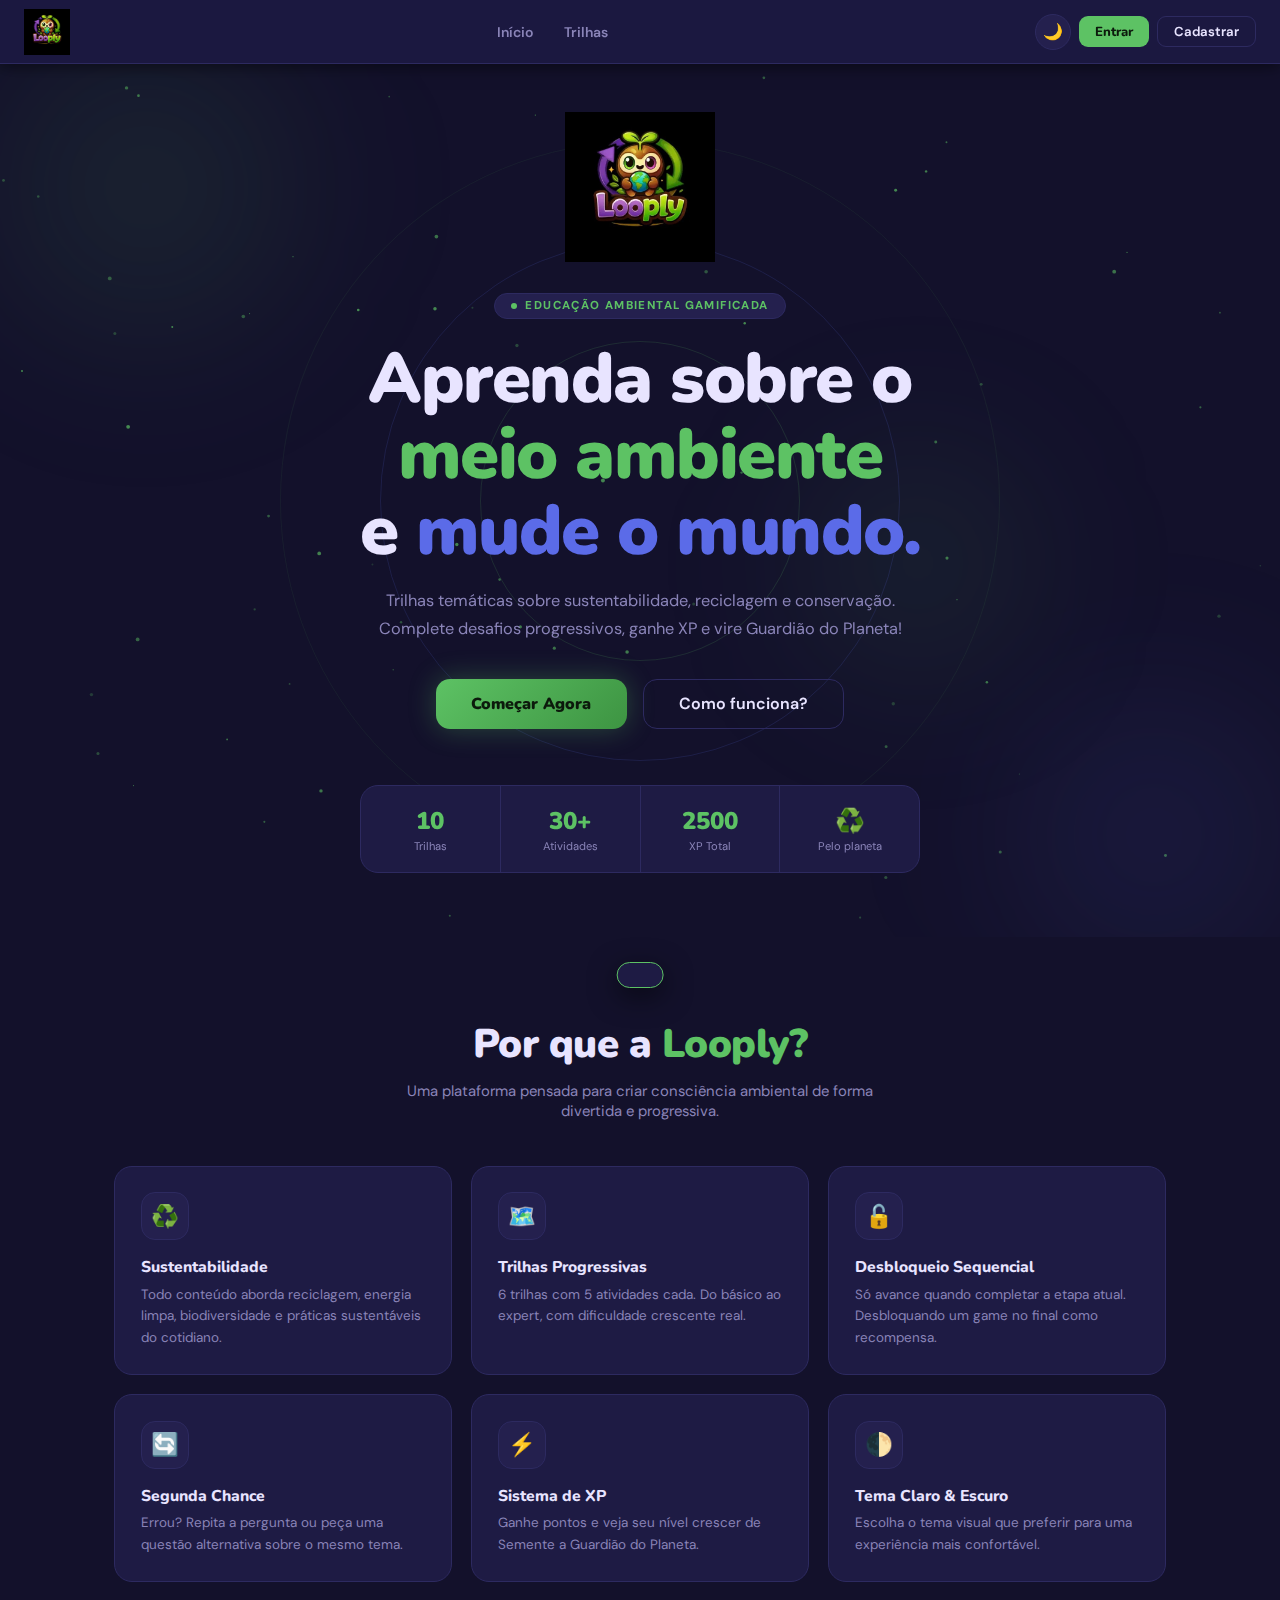
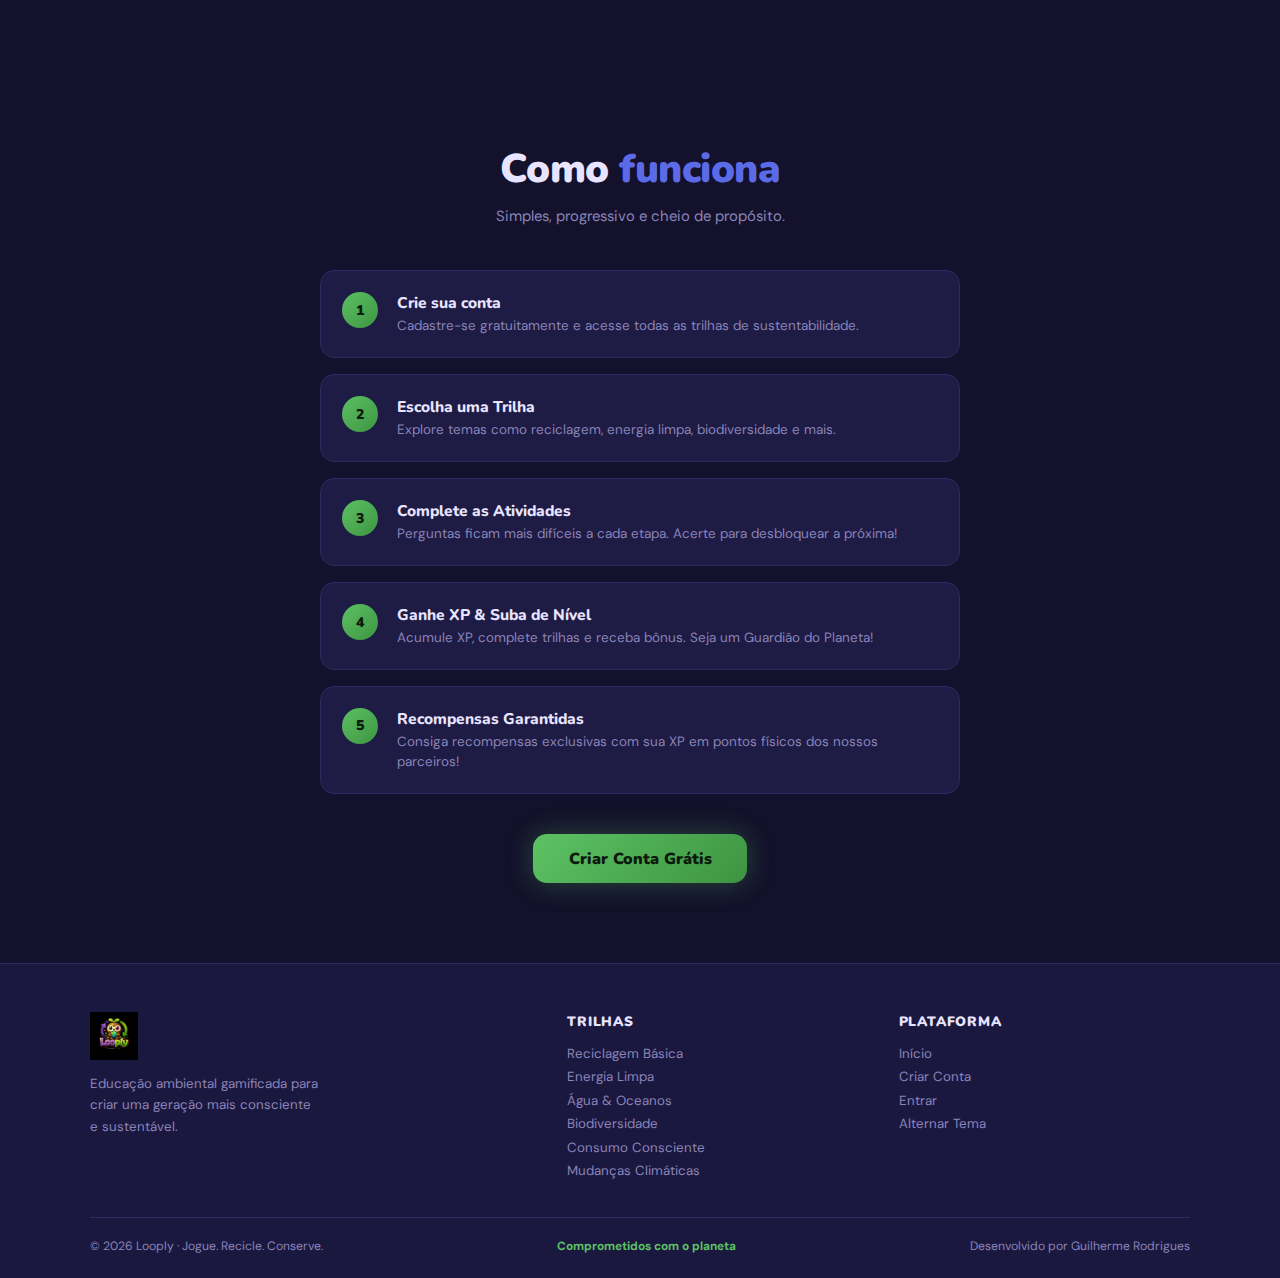
<file: looply/index.html>
<!DOCTYPE html>
<html lang="pt-BR" data-theme="dark">
<head>
<meta charset="UTF-8">
<meta name="viewport" content="width=device-width, initial-scale=1.0">
<title>Início - Looply</title>
<link rel="stylesheet" href="style.css">

</head>
<body>
<!-- NAV -->
<nav>
  <div class="nav-logo" onclick="goTo('landing')">
    <img class="logo-img" src="imgs/looply-logo.png" alt="Looply">
  </div>
  <div class="nav-links">
    <button class="nav-link" id="nl-home" onclick="goTo('landing')">Início</button>
    <button class="nav-link" id="nl-trails" onclick="reqTrails()">Trilhas</button>
    <button class="nav-link" id="nl-profile" style="display:none" onclick="goTo('profile')">Meu Perfil</button>
  </div>
  <div class="nav-right">
    <div class="xp-badge" id="xp-badge" style="display:none">
      <div class="xp-dot"></div><span id="xp-disp">0 XP</span>
    </div>
    <button class="theme-btn" id="tbtn" onclick="toggleTheme()">🌙</button>
    <button class="btn-sm" id="btn-login" onclick="openAuth('login')">Entrar</button>
    <button class="btn-outline" id="btn-signup" onclick="openAuth('signup')">Cadastrar</button>
    <button class="btn-sm" id="btn-logout" style="display:none" onclick="logout()">Sair</button>
    <button class="hamburger" id="hbg" onclick="toggleMenu()"><span></span><span></span><span></span></button>
  </div>
</nav>

<!-- MOBILE MENU -->
<div class="mob-menu" id="mob-menu">
  <button class="nav-link" onclick="goTo('landing');closeMenu()">🏠 Início</button>
  <button class="nav-link" onclick="reqTrails();closeMenu()">🌿 Trilhas</button>
  <button class="nav-link" id="ml-profile" style="display:none" onclick="goTo('profile');closeMenu()">👤 Meu Perfil</button>
  <div class="mob-divider"></div>
  <div class="mob-btns" id="m-auth">
    <button class="btn-outline" onclick="openAuth('login');closeMenu()">Entrar</button>
    <button class="btn-sm" onclick="openAuth('signup');closeMenu()">Cadastrar</button>
  </div>
  <div class="mob-btns" id="m-user" style="display:none">
    <div class="xp-badge"><div class="xp-dot"></div><span id="m-xp">0 XP</span></div>
    <button class="btn-outline" onclick="logout()">Sair</button>
  </div>
</div>

<!-- AUTH OVERLAY -->
<div class="overlay" id="auth-ov">
  <div class="modal">
    <button class="modal-x" onclick="closeAuth()">✕</button>
    <div class="modal-logo"><img class="logo-img" src="imgs/looply-logo.png" alt="Looply"></div>
    <div id="auth-content"></div>
  </div>
</div>

<!-- TOAST -->
<div class="toast" id="toast"></div>

<!-- LANDING -->
<div id="landing" style="padding-top:64px">
  <section class="hero">
    <canvas id="ptc"></canvas>
    <div class="hero-gfx">
      <div class="orb orb1"></div><div class="orb orb2"></div><div class="orb orb3"></div>
      <div class="gring gring1"></div><div class="gring gring2"></div><div class="gring gring3"></div>
    </div>
    <div class="hero-content">
      <div class="hero-logo-wrap"><img class="logo-img" src="imgs/looply-logo.png" alt="Looply"></div>
      <div class="eyebrow"><div class="dot2"></div>Educação Ambiental Gamificada</div>
      <h1>Aprenda sobre o<br><span class="g">meio ambiente</span><br>e <span class="b">mude o mundo.</span></h1>
      <p class="hero-sub">Trilhas temáticas sobre sustentabilidade, reciclagem e conservação. Complete desafios progressivos, ganhe XP e vire Guardião do Planeta!</p>
      <div class="hero-ctas">
        <button class="btn-primary" onclick="ctaStart()">Começar Agora</button>
        <button class="btn-secondary" onclick="document.getElementById('how-section').scrollIntoView({behavior:'smooth'})">Como funciona?</button>
      </div>
      <div class="stats-row">
        <div class="stat"><div class="stat-num">10</div><div class="stat-lbl">Trilhas</div></div>
        <div class="stat"><div class="stat-num">30+</div><div class="stat-lbl">Atividades</div></div>
        <div class="stat"><div class="stat-num">2500</div><div class="stat-lbl">XP Total</div></div>
        <div class="stat"><div class="stat-num">♻️</div><div class="stat-lbl">Pelo planeta</div></div>
      </div>
    </div>
  </section>

  <!-- FEATURES -->
  <div class="section">
    <div class="sec-hdr">
      <div class="sec-title">Por que a <span style="color:var(--green)">Looply?</span></div>
      <p class="sec-sub">Uma plataforma pensada para criar consciência ambiental de forma divertida e progressiva.</p>
    </div>
    <div class="feat-grid">
      <div class="feat-card"><div class="feat-ic">♻️</div><h3>Sustentabilidade</h3><p>Todo conteúdo aborda reciclagem, energia limpa, biodiversidade e práticas sustentáveis do cotidiano.</p></div>
      <div class="feat-card"><div class="feat-ic">🗺️</div><h3>Trilhas Progressivas</h3><p>6 trilhas com 5 atividades cada. Do básico ao expert, com dificuldade crescente real.</p></div>
      <div class="feat-card"><div class="feat-ic">🔓</div><h3>Desbloqueio Sequencial</h3><p>Só avance quando completar a etapa atual. Desbloquando um game no final como recompensa.</p></div>
      <div class="feat-card"><div class="feat-ic">🔄</div><h3>Segunda Chance</h3><p>Errou? Repita a pergunta ou peça uma questão alternativa sobre o mesmo tema.</p></div>
      <div class="feat-card"><div class="feat-ic">⚡</div><h3>Sistema de XP</h3><p>Ganhe pontos e veja seu nível crescer de Semente a Guardião do Planeta.</p></div>
      <div class="feat-card"><div class="feat-ic">🌓</div><h3>Tema Claro &amp; Escuro</h3><p>Escolha o tema visual que preferir para uma experiência mais confortável.</p></div>
    </div>
  </div>

  <!-- HOW IT WORKS -->
  <div class="section" id="how-section">
    <div class="sec-hdr">
      <div class="sec-title">Como <span style="color:var(--blue)">funciona</span></div>
      <p class="sec-sub">Simples, progressivo e cheio de propósito.</p>
    </div>
    <div class="how-wrap">
      <div class="steps">
        <div class="step"><div class="snum">1</div><div><h4>Crie sua conta</h4><p>Cadastre-se gratuitamente e acesse todas as trilhas de sustentabilidade.</p></div></div>
        <div class="step"><div class="snum">2</div><div><h4>Escolha uma Trilha</h4><p>Explore temas como reciclagem, energia limpa, biodiversidade e mais.</p></div></div>
        <div class="step"><div class="snum">3</div><div><h4>Complete as Atividades</h4><p>Perguntas ficam mais difíceis a cada etapa. Acerte para desbloquear a próxima!</p></div></div>
        <div class="step"><div class="snum">4</div><div><h4>Ganhe XP &amp; Suba de Nível</h4><p>Acumule XP, complete trilhas e receba bônus. Seja um Guardião do Planeta!</p></div></div>
        <div class="step"><div class="snum">5</div><div><h4>Recompensas Garantidas</h4><p>Consiga recompensas exclusivas com sua XP em pontos físicos dos nossos parceiros!</p></div></div>

      </div>
      <div class="how-cta"><button class="btn-primary" onclick="ctaStart()">Criar Conta Grátis</button></div>
    </div>
  </div>

  <!-- FOOTER -->
  <footer>
    <div class="ft-inner">
      <div class="ft-top">
        <div class="ft-brand">
          <div class="ft-brand-wrap"><img class="logo-img" src="imgs/looply-logo.png" alt="Looply" style="height:48px;display:block;"></div>
          <p>Educação ambiental gamificada para criar uma geração mais consciente e sustentável.</p>
        </div>
        <div class="ft-col">
          <h4>Trilhas</h4>
          <a onclick="reqTrails()">Reciclagem Básica</a>
          <a onclick="reqTrails()">Energia Limpa</a>
          <a onclick="reqTrails()">Água &amp; Oceanos</a>
          <a onclick="reqTrails()">Biodiversidade</a>
          <a onclick="reqTrails()">Consumo Consciente</a>
          <a onclick="reqTrails()">Mudanças Climáticas</a>
        </div>
        <div class="ft-col">
          <h4>Plataforma</h4>
          <a onclick="goTo('landing')">Início</a>
          <a onclick="openAuth('signup')">Criar Conta</a>
          <a onclick="openAuth('login')">Entrar</a>
          <a onclick="toggleTheme()">Alternar Tema</a>
        </div>
      </div>
      <div class="ft-bottom">
        <p>© 2026 Looply · Jogue. Recicle. Conserve.</p>
        <div class="eco-badge">Comprometidos com o planeta</div>
        <p>Desenvolvido por Guilherme Rodrigues</p>
      </div>
    </div>
  </footer>
</div>

<script src="data.js"></script>
<script src="app.js"></script>

<script>

// Particles
(function(){
  const canvas = document.getElementById('ptc');
  if(!canvas) return;
  const ctx = canvas.getContext('2d');
  const heroSection = document.querySelector('.hero'); 
  let W, H, pts = [];

  function resize(){
    W = canvas.width = heroSection.clientWidth;
    H = canvas.height = heroSection.clientHeight;
  }

  function mkPt(){
    return {
      x: Math.random() * W, 
      y: Math.random() * H, 
      r: Math.random() * 1.5 + 0.5, 
      dx: (Math.random() - 0.5) * 0.3, 
      dy: -Math.random() * 0.4 - 0.1, 
      o: Math.random() * 0.5 + 0.2
    };
  }

  function init(){
    pts = Array.from({length: 80}, mkPt);
  }

  function tick(){
    ctx.clearRect(0,0,W,H);
    const g = document.documentElement.getAttribute('data-theme') === 'dark' ? '93,194,100' : '61,148,66';
    pts.forEach(p => {
      p.x += p.dx; 
      p.y += p.dy; 
      if(p.y < -5){ p.y = H + 5; p.x = Math.random() * W; }
      ctx.beginPath(); 
      ctx.arc(p.x, p.y, p.r, 0, Math.PI * 2); 
      ctx.fillStyle = `rgba(${g},${p.o})`; 
      ctx.fill();
    });
    requestAnimationFrame(tick);
  }

  resize(); init(); tick();
  window.addEventListener('resize', () => { resize(); init(); });
})();
</script>
</body></html>
</file>
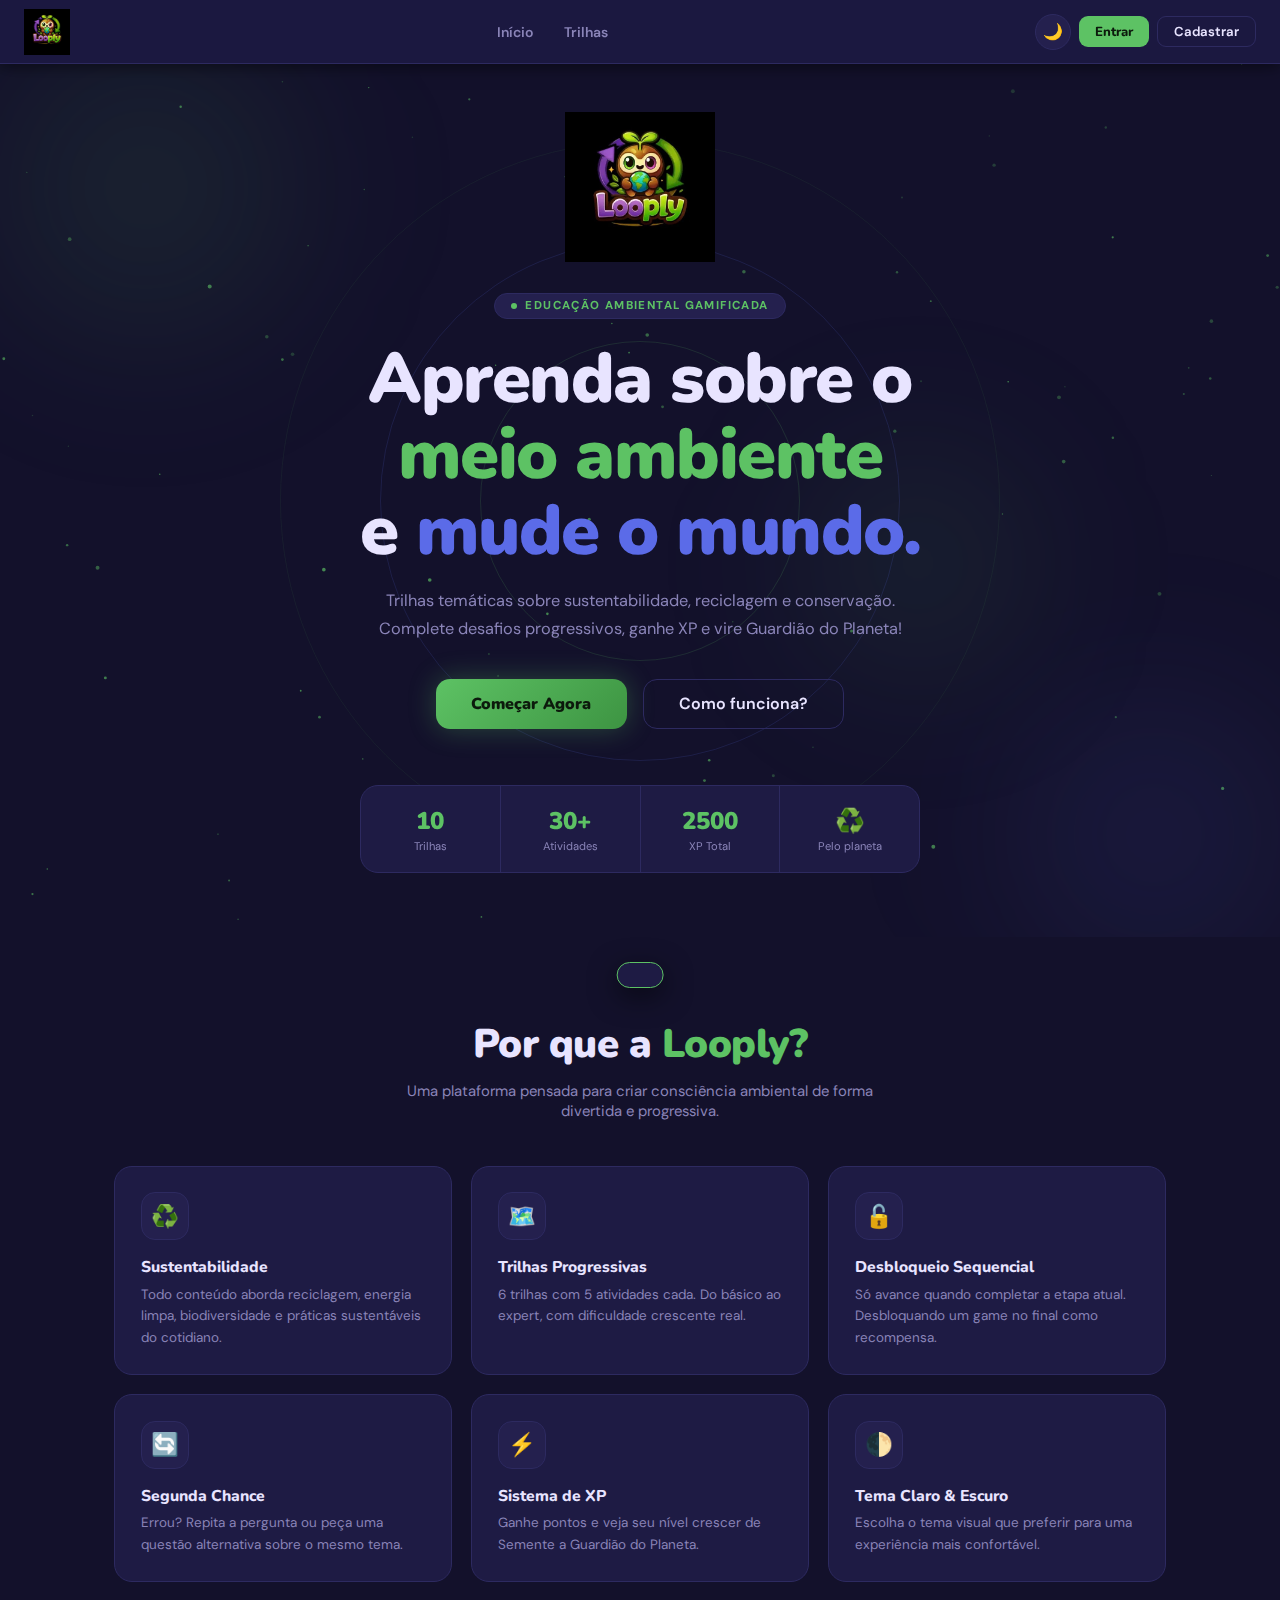
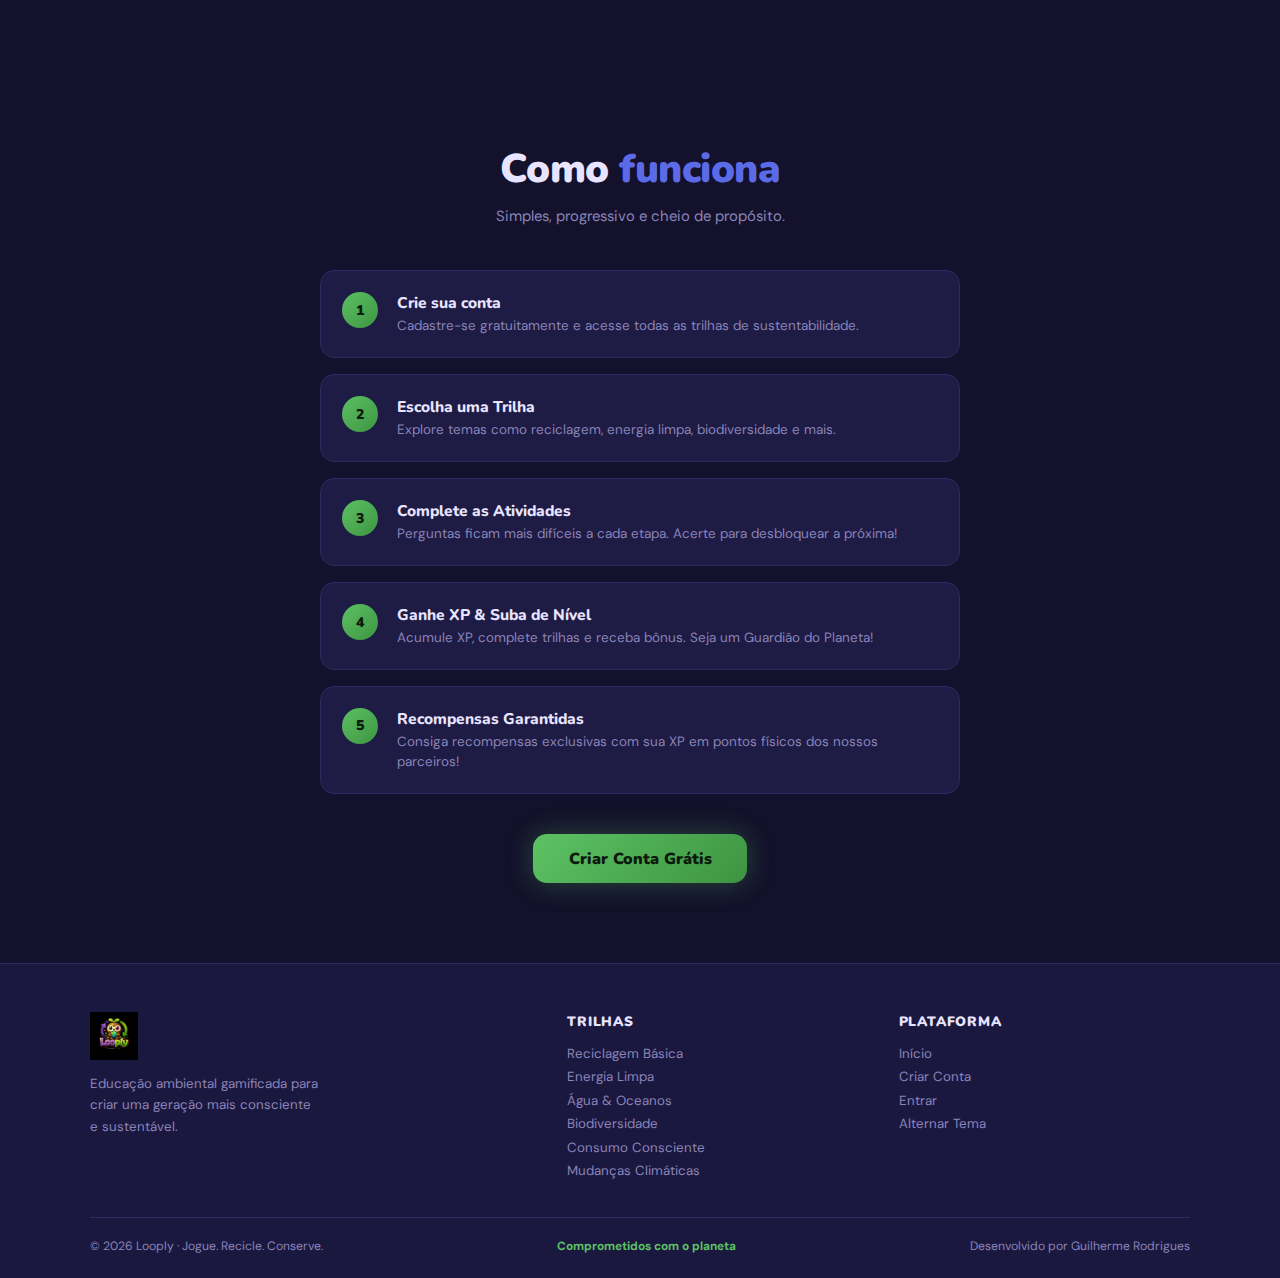
<file: looply/perfil.html>
<!DOCTYPE html>
<html lang="pt-BR" data-theme="dark">
<head>
<meta charset="UTF-8">
<meta name="viewport" content="width=device-width, initial-scale=1.0">
<title>Perfil — Looply</title>
<link rel="stylesheet" href="style.css">

</head>
<body>
<!-- NAV -->
<nav>
  <div class="nav-logo" onclick="goTo('landing')">
    <img class="logo-img" src="" alt="Looply">
  </div>
  <div class="nav-links">
    <button class="nav-link" id="nl-home" onclick="goTo('landing')">Início</button>
    <button class="nav-link" id="nl-trails" onclick="reqTrails()">Trilhas</button>
    <button class="nav-link" id="nl-profile" style="display:none" onclick="goTo('profile')">Meu Perfil</button>
  </div>
  <div class="nav-right">
    <div class="xp-badge" id="xp-badge" style="display:none">
      <div class="xp-dot"></div><span id="xp-disp">0 XP</span>
    </div>
    <button class="theme-btn" id="tbtn" onclick="toggleTheme()">🌙</button>
    <button class="btn-sm" id="btn-login" onclick="openAuth('login')">Entrar</button>
    <button class="btn-outline" id="btn-signup" onclick="openAuth('signup')">Cadastrar</button>
    <button class="btn-sm" id="btn-logout" style="display:none" onclick="logout()">Sair</button>
    <button class="hamburger" id="hbg" onclick="toggleMenu()"><span></span><span></span><span></span></button>
  </div>
</nav>

<!-- MOBILE MENU -->
<div class="mob-menu" id="mob-menu">
  <button class="nav-link" onclick="goTo('landing');closeMenu()">🏠 Início</button>
  <button class="nav-link" onclick="reqTrails();closeMenu()">🌿 Trilhas</button>
  <button class="nav-link" id="ml-profile" style="display:none" onclick="goTo('profile');closeMenu()">👤 Meu Perfil</button>
  <div class="mob-divider"></div>
  <div class="mob-btns" id="m-auth">
    <button class="btn-outline" onclick="openAuth('login');closeMenu()">Entrar</button>
    <button class="btn-sm" onclick="openAuth('signup');closeMenu()">Cadastrar</button>
  </div>
  <div class="mob-btns" id="m-user" style="display:none">
    <div class="xp-badge"><div class="xp-dot"></div><span id="m-xp">0 XP</span></div>
    <button class="btn-outline" onclick="logout()">Sair</button>
  </div>
</div>

<!-- AUTH OVERLAY -->
<div class="overlay" id="auth-ov">
  <div class="modal">
    <button class="modal-x" onclick="closeAuth()">✕</button>
    <div class="modal-logo"><img class="logo-img" src="" alt="Looply"></div>
    <div id="auth-content"></div>
  </div>
</div>

<!-- TOAST -->
<div class="toast" id="toast"></div>

<div class="pg-pad">
  <div class="pg-hdr">
    <h2>👤 Meu Perfil</h2>
    <p>Acompanhe seu progresso e conquistas.</p>
  </div>
  <div class="prof-grid">
    <div class="pcard">
      <div class="pavatar" id="p-av">🌱</div>
      <div class="pname" id="p-nm">—</div>
      <div class="pemail" id="p-em">—</div>
      <div class="pstat"><span class="pstat-l">XP Total</span><span class="pstat-v g" id="p-xp">0 XP</span></div>
      <div class="pstat"><span class="pstat-l">Nível</span><span class="pstat-v" id="p-lv">1 — Semente</span></div>
      <div class="pstat"><span class="pstat-l">Trilhas Completas</span><span class="pstat-v" id="p-tr">0</span></div>
      <div class="pstat"><span class="pstat-l">Atividades Feitas</span><span class="pstat-v" id="p-ac">0</span></div>
      <div class="plvlbar">
        <div class="plvlbar-lbl"><span id="p-ll">Nível 1 — Semente</span><span id="p-xn">100 XP</span></div>
        <div class="plvlbar-track"><div class="plvlbar-fill" id="p-lb" style="width:0%"></div></div>
      </div>
    </div>
    <div class="pcard">
      <h3 style="font-family:Nunito,sans-serif;font-size:1rem;font-weight:800;margin-bottom:1rem">🗺️ Progresso nas Trilhas</h3>
      <div id="p-trails"></div>
    </div>
  </div>
</div>

<script src="data.js"></script>
<script src="app.js"></script>
<script>
document.addEventListener('DOMContentLoaded', () => {
  if (!currentUser) { goTo('landing'); return; }
  const e = document.getElementById('nl-profile'); if(e) e.classList.add('active');
  renderProfile();
});

function renderProfile() {
  const s = getState();
  const xp = s.totalXP;
  const lv = getLv(xp);
  const cur = LEVELS[lv], nxt = LEVELS[Math.min(lv+1, LEVELS.length-1)];
  const pct = lv === LEVELS.length-1 ? 100 : Math.round(((xp-cur.xp)/(nxt.xp-cur.xp))*100);
  const totalActs = Object.values(s.trails).reduce((a,t)=>a+t.completed.length,0);
  const doneTrails = Object.values(s.trails).filter(t=>t.completed.length===5).length;
  document.getElementById('p-av').textContent = LV_EM[lv];
  document.getElementById('p-nm').textContent = currentUser.name;
  document.getElementById('p-em').textContent = currentUser.email;
  document.getElementById('p-xp').textContent = xp + ' XP';
  document.getElementById('p-lv').textContent = 'Nível '+(lv+1)+' — '+cur.n;
  document.getElementById('p-tr').textContent = doneTrails;
  document.getElementById('p-ac').textContent = totalActs;
  document.getElementById('p-ll').textContent = 'Nível '+(lv+1)+' — '+cur.n;
  document.getElementById('p-xn').textContent = lv===LEVELS.length-1?'Max!':nxt.xp+' XP';
  document.getElementById('p-lb').style.width = pct + '%';
  document.getElementById('p-trails').innerHTML = trails.map(t => {
    const ts = s.trails[t.id] || {completed:[],xpEarned:0};
    const p = Math.round((ts.completed.length/5)*100);
    return `<div class="pti">
      <div class="pti-h"><span class="pti-n">${t.icon} ${t.title}</span><span class="pti-x">${ts.xpEarned}/${t.totalXP} XP</span></div>
      <div class="pti-b"><div class="pti-bf" style="width:${p}%"></div></div>
    </div>`;
  }).join('');
}
</script>
</body></html>
</file>
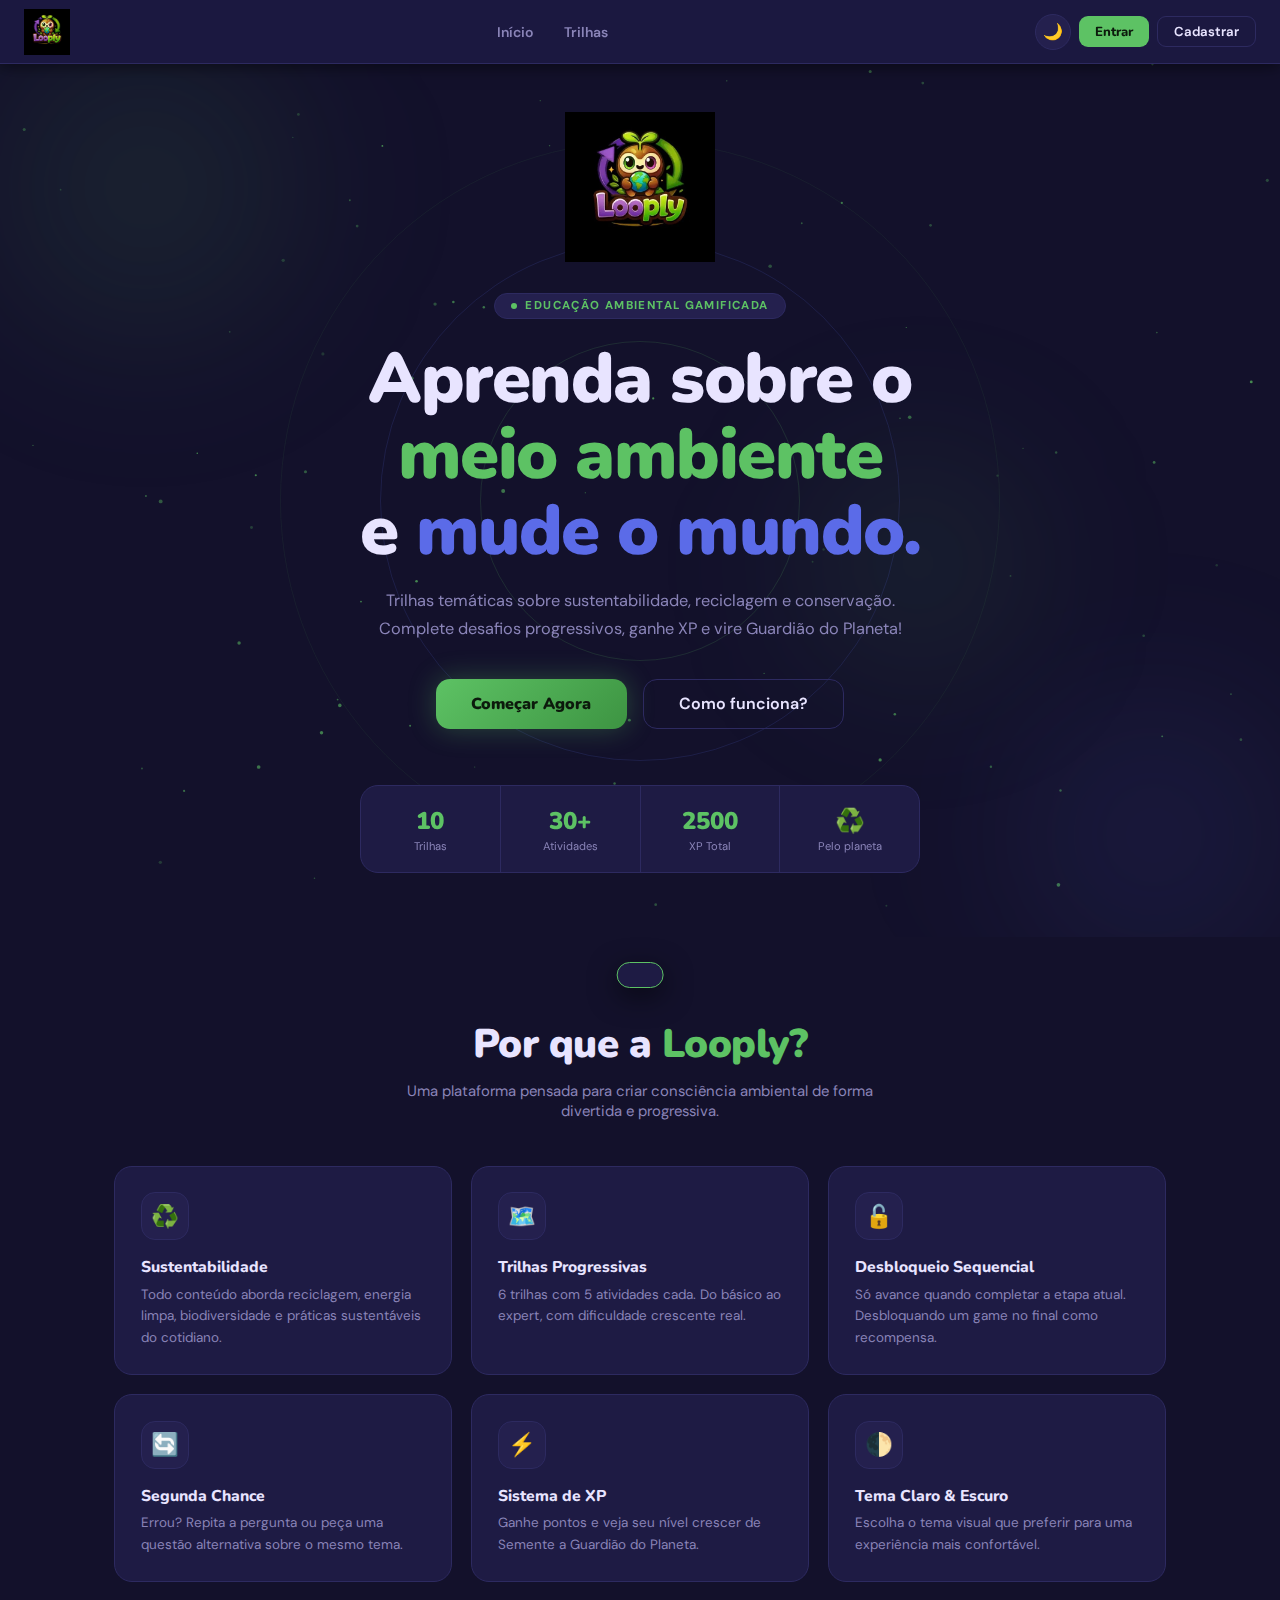
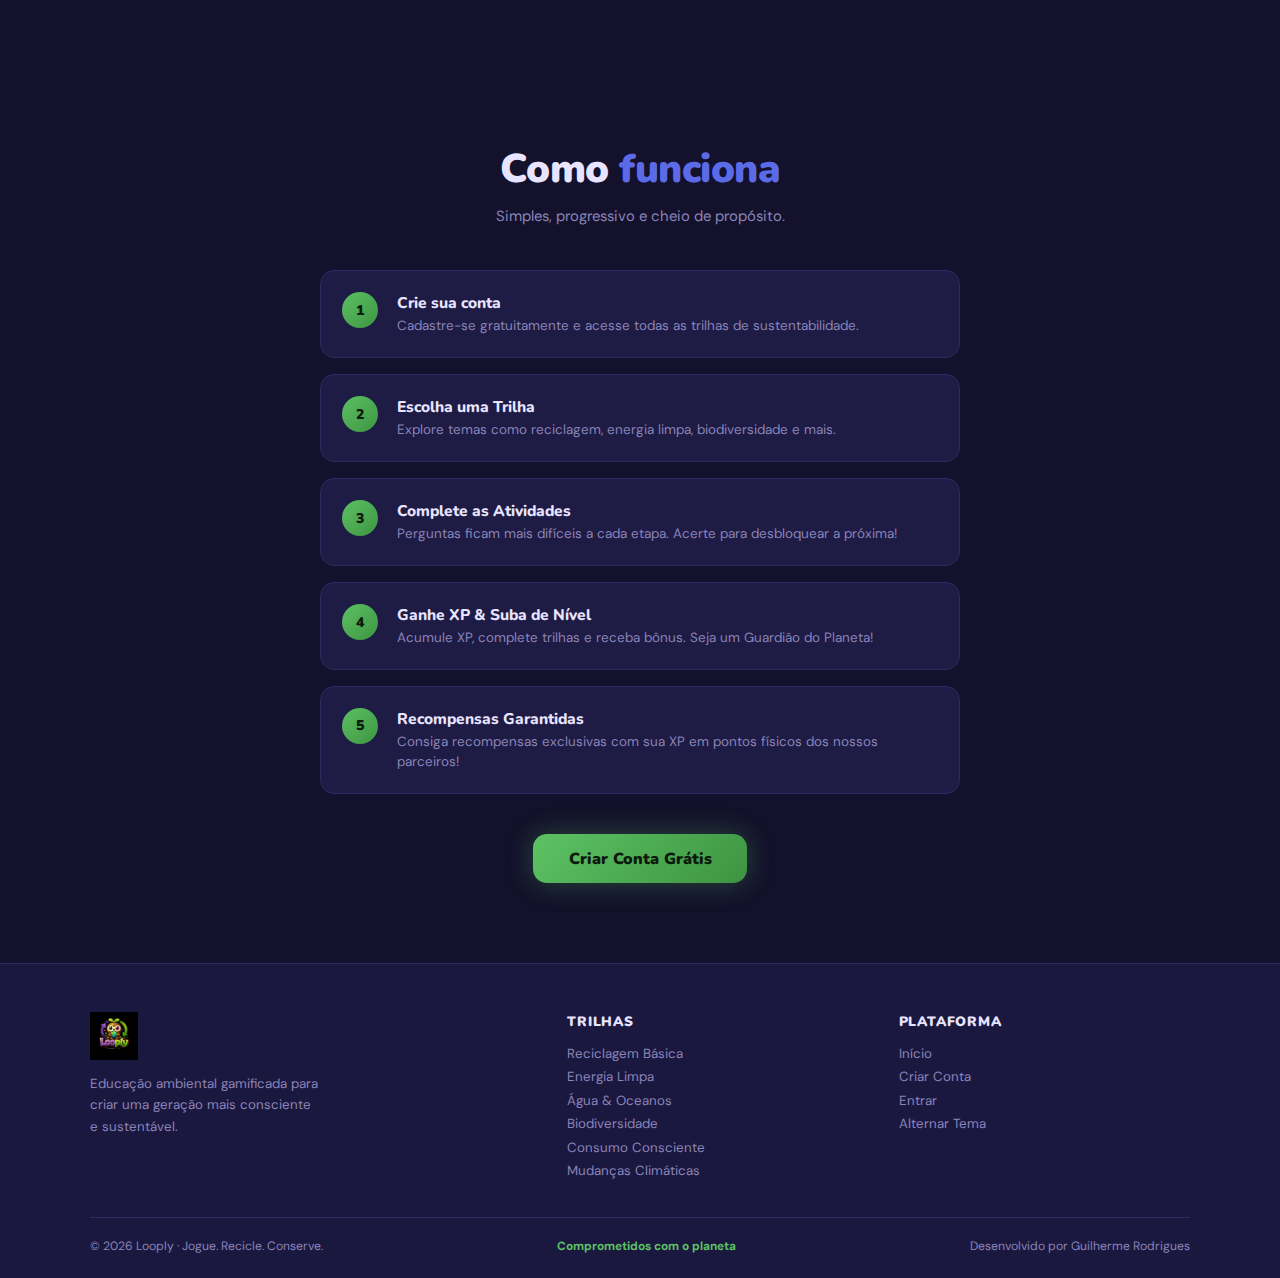
<file: looply/trilha.html>
<!DOCTYPE html>
<html lang="pt-BR" data-theme="dark">
<head>
<meta charset="UTF-8">
<meta name="viewport" content="width=device-width, initial-scale=1.0">
<title>Trilha — Looply</title>
<link rel="stylesheet" href="style.css">

</head>
<body>
<!-- NAV -->
<nav>
  <div class="nav-logo" onclick="goTo('landing')">
    <img class="logo-img" src="" alt="Looply">
  </div>
  <div class="nav-links">
    <button class="nav-link" id="nl-home" onclick="goTo('landing')">Início</button>
    <button class="nav-link" id="nl-trails" onclick="reqTrails()">Trilhas</button>
    <button class="nav-link" id="nl-profile" style="display:none" onclick="goTo('profile')">Meu Perfil</button>
  </div>
  <div class="nav-right">
    <div class="xp-badge" id="xp-badge" style="display:none">
      <div class="xp-dot"></div><span id="xp-disp">0 XP</span>
    </div>
    <button class="theme-btn" id="tbtn" onclick="toggleTheme()">🌙</button>
    <button class="btn-sm" id="btn-login" onclick="openAuth('login')">Entrar</button>
    <button class="btn-outline" id="btn-signup" onclick="openAuth('signup')">Cadastrar</button>
    <button class="btn-sm" id="btn-logout" style="display:none" onclick="logout()">Sair</button>
    <button class="hamburger" id="hbg" onclick="toggleMenu()"><span></span><span></span><span></span></button>
  </div>
</nav>

<!-- MOBILE MENU -->
<div class="mob-menu" id="mob-menu">
  <button class="nav-link" onclick="goTo('landing');closeMenu()">🏠 Início</button>
  <button class="nav-link" onclick="reqTrails();closeMenu()">🌿 Trilhas</button>
  <button class="nav-link" id="ml-profile" style="display:none" onclick="goTo('profile');closeMenu()">👤 Meu Perfil</button>
  <div class="mob-divider"></div>
  <div class="mob-btns" id="m-auth">
    <button class="btn-outline" onclick="openAuth('login');closeMenu()">Entrar</button>
    <button class="btn-sm" onclick="openAuth('signup');closeMenu()">Cadastrar</button>
  </div>
  <div class="mob-btns" id="m-user" style="display:none">
    <div class="xp-badge"><div class="xp-dot"></div><span id="m-xp">0 XP</span></div>
    <button class="btn-outline" onclick="logout()">Sair</button>
  </div>
</div>

<!-- AUTH OVERLAY -->
<div class="overlay" id="auth-ov">
  <div class="modal">
    <button class="modal-x" onclick="closeAuth()">✕</button>
    <div class="modal-logo"><img class="logo-img" src="" alt="Looply"></div>
    <div id="auth-content"></div>
  </div>
</div>

<!-- TOAST -->
<div class="toast" id="toast"></div>

<!-- ACTIVITY OVERLAY -->
<div class="overlay" id="act-ov">
  <div class="act-modal" id="act-modal">
    <button class="modal-x" onclick="closeAct()">✕</button>
    <div id="act-content"></div>
  </div>
</div>

<div class="pg-pad">
  <div class="td-hdr">
    <button class="back-btn" onclick="goTo('trails')">← Voltar para Trilhas</button>
    <h2 id="det-title"></h2>
    <p id="det-desc"></p>
    <div class="xp-chips">
      <div class="chip"><span>XP Ganho</span><span id="d-xpe">0 XP</span></div>
      <div class="chip"><span>XP Total</span><span id="d-xpt">0 XP</span></div>
      <div class="chip"><span>Progresso</span><span id="d-prog">0/5</span></div>
    </div>
  </div>
  <div class="node-path" id="node-path"></div>
</div>

<script src="data.js"></script>
<script src="app.js"></script>
<script>
let currentTrailId = new URLSearchParams(location.search).get('id');
let answered = false;
let currentQIdx = 0;

document.addEventListener('DOMContentLoaded', () => {
  if (!currentUser) { goTo('landing'); return; }
  if (!currentTrailId || !trails.find(t => t.id === currentTrailId)) { goTo('trails'); return; }
  renderTrailDetail(currentTrailId);
  document.getElementById('act-ov').addEventListener('click', e => { if(e.target===document.getElementById('act-ov')) closeAct(); });
});

function renderTrailDetail(id) {
  const trail = trails.find(t => t.id === id);
  const s = getState();
  const ts = s.trails[id] || {completed:[],xpEarned:0};
  document.getElementById('det-title').textContent = trail.icon + ' ' + trail.title;
  document.getElementById('det-desc').textContent = trail.desc;
  document.getElementById('d-xpe').textContent = ts.xpEarned + ' XP';
  document.getElementById('d-xpt').textContent = trail.totalXP + ' XP';
  document.getElementById('d-prog').textContent = ts.completed.length + '/5';
  const path = document.getElementById('node-path');
  path.innerHTML = '';
  trail.activities.forEach((act, i) => {
    const isDone = ts.completed.includes(i);
    const isCurrent = !isDone && (i === 0 || ts.completed.includes(i-1));
    const isLocked = !isDone && !isCurrent;
    if (i > 0) {
      const conn = document.createElement('div');
      conn.className = 'connector' + (ts.completed.includes(i-1) ? ' done' : '');
      path.appendChild(conn);
    }
    const node = document.createElement('div');
    node.className = 'trail-node ' + (isDone ? 'done' : isCurrent ? 'current' : 'locked');
    const diffLabel = DIFFS[i], diffCls = DCLS[i];
    node.innerHTML = `
      <div class="ncircle">
        ${isLocked ? '🔒' : act.icon}
        ${i > 0 && !isLocked ? `<div class="diff-pip ${i>=4?'expert':i>=2?'hard':''}">${diffLabel}</div>` : ''}
        ${isDone ? '<div class="ncheck">✓</div>' : ''}
      </div>
      <div class="ninfo">
        <h4>${act.title}</h4>
        <p>${act.desc.substring(0,58)}…</p>
        ${isDone ? `<div class="nxp">+${act.xp} XP ✓</div>` : ''}
        ${isCurrent ? `<div class="nxp">+${act.xp} XP disponível</div><div class="ndiff ${diffCls}">Dificuldade: ${diffLabel}</div>` : ''}
        ${isLocked ? '<div class="nlocked">🔒 Complete a etapa anterior</div>' : ''}
      </div>
      ${!isLocked
        ? `<button class="nbtn" onclick="openAct('${id}',${i},0)">${isDone ? 'Revisar' : 'Iniciar'}</button>`
        : '<button class="nbtn dis" disabled>Bloqueado</button>'}`;
    path.appendChild(node);
  });
}

function openAct(trailId, actIdx, qIdx) {
  const trail = trails.find(t => t.id === trailId);
  const act = trail.activities[actIdx];
  const s = getState();
  const ts = s.trails[trailId] || {completed:[],xpEarned:0};
  const isDone = ts.completed.includes(actIdx);
  answered = false;
  currentQIdx = qIdx || 0;
  const q = act.questions[currentQIdx % act.questions.length];
  const diffLabel = DIFFS[actIdx];
  const dBadgeCls = actIdx >= 4 ? 'd-expert' : actIdx >= 2 ? 'd-hard' : actIdx >= 1 ? 'd-med' : 'd-easy';
  const c = document.getElementById('act-content');
  c.innerHTML = `
    <div class="a-step">Atividade ${actIdx+1} de 5 · ${trail.tag} · Pergunta ${(currentQIdx%act.questions.length)+1}</div>
    <div class="diff-badge ${dBadgeCls}">
      ${actIdx>=4?'🟣':actIdx>=2?'🔴':actIdx>=1?'🟡':'🟢'} Dificuldade: ${diffLabel}
    </div>
    <h3>${act.icon} ${act.title}</h3>
    <p class="act-desc">${act.desc}</p>
    <div id="qa-area">
      <p class="quiz-q">📝 ${q.q}</p>
      <div class="quiz-opts" id="q-opts">
        ${q.opts.map((o,i)=>`
          <div class="qopt" id="qo${i}" onclick="selectOpt(${i},${q.c},${act.xp},'${trailId}',${actIdx})">
            <div class="oletter">${String.fromCharCode(65+i)}</div><span>${o}</span>
          </div>`).join('')}
      </div>
    </div>
    <div class="res-box" id="res-box">
      <div class="res-em" id="res-em"></div>
      <h4 id="res-title"></h4>
      <div class="xp-earn" id="res-xp"></div>
      <p id="res-msg"></p>
      <div class="res-acts" id="res-acts"></div>
    </div>
    <div class="mftr">
      <span class="m-xp-lbl">Vale <strong>+${act.xp} XP</strong></span>
      <button class="btn-close-act" onclick="closeAct()">Fechar</button>
    </div>`;
  if (isDone) {
    document.getElementById('qa-area').style.display = 'none';
    showRes(true, act.xp, true, trailId, actIdx);
  }
  document.getElementById('act-ov').classList.add('open');
}

function selectOpt(idx, correct, xp, trailId, actIdx) {
  if (answered) return;
  answered = true;
  document.querySelectorAll('.qopt').forEach((o, i) => {
    if (i === correct) o.classList.add('correct');
    else if (i === idx && idx !== correct) o.classList.add('wrong');
    o.onclick = null;
  });
  const ok = idx === correct;
  if (ok) {
    const s = getState();
    if (!s.trails[trailId]) s.trails[trailId] = {completed:[],xpEarned:0};
    const ts = s.trails[trailId];
    if (!ts.completed.includes(actIdx)) {
      ts.completed.push(actIdx); ts.xpEarned += xp; s.totalXP += xp; saveState(s);
    }
    const trail = trails.find(t => t.id === trailId);
    if (ts.completed.length === trail.activities.length) {
      s.totalXP += 100; ts.xpEarned += 100; saveState(s);
      setTimeout(() => showToast('🏆 Trilha completa! +100 XP bônus!'), 1200);
    }
  }
  setTimeout(() => {
    showRes(ok, ok ? xp : 0, false, trailId, actIdx);
    syncXP();
    renderTrailDetail(currentTrailId);
  }, 600);
}

function showRes(success, xp, review, trailId, actIdx) {
  document.getElementById('qa-area').style.display = 'none';
  const rb = document.getElementById('res-box');
  rb.classList.add('show');
  const trail = trails.find(t => t.id === trailId);
  const act = trail.activities[actIdx];
  const nextQ = (currentQIdx + 1) % act.questions.length;
  if (review) {
    rb.querySelector('#res-em').textContent = '✅';
    rb.querySelector('#res-title').textContent = 'Atividade já concluída!';
    rb.querySelector('#res-xp').textContent = '+' + xp + ' XP';
    rb.querySelector('#res-msg').textContent = 'Você completou esta atividade. Revise quando quiser!';
    rb.querySelector('#res-acts').innerHTML = `<button class="btn-close-act" onclick="closeAct()">Fechar</button>`;
  } else if (success) {
    rb.querySelector('#res-em').textContent = '🎉';
    rb.querySelector('#res-title').textContent = 'Resposta Correta!';
    rb.querySelector('#res-xp').textContent = '+' + xp + ' XP';
    rb.querySelector('#res-msg').textContent = 'Ótimo! Você desbloqueou a próxima etapa. Continue sua jornada!';
    rb.querySelector('#res-acts').innerHTML = `<button class="btn-close-act" onclick="closeAct()">Continuar ✓</button>`;
    showToast('+' + xp + ' XP ganhos! 🌱');
  } else {
    rb.querySelector('#res-em').textContent = '😅';
    rb.querySelector('#res-title').textContent = 'Quase lá!';
    rb.querySelector('#res-xp').textContent = '';
    rb.querySelector('#res-msg').textContent = 'Não foi dessa vez. O que você quer fazer?';
    rb.querySelector('#res-acts').innerHTML = `
      <button class="btn-retry" onclick="openAct('${trailId}',${actIdx},${currentQIdx})">🔄 Repetir esta pergunta</button>
      <button class="btn-newq" onclick="openAct('${trailId}',${actIdx},${nextQ})">✨ Nova pergunta sobre o tema</button>`;
  }
}

function closeAct() {
  document.getElementById('act-ov').classList.remove('open');
  answered = false;
}
</script>
</body></html>
</file>
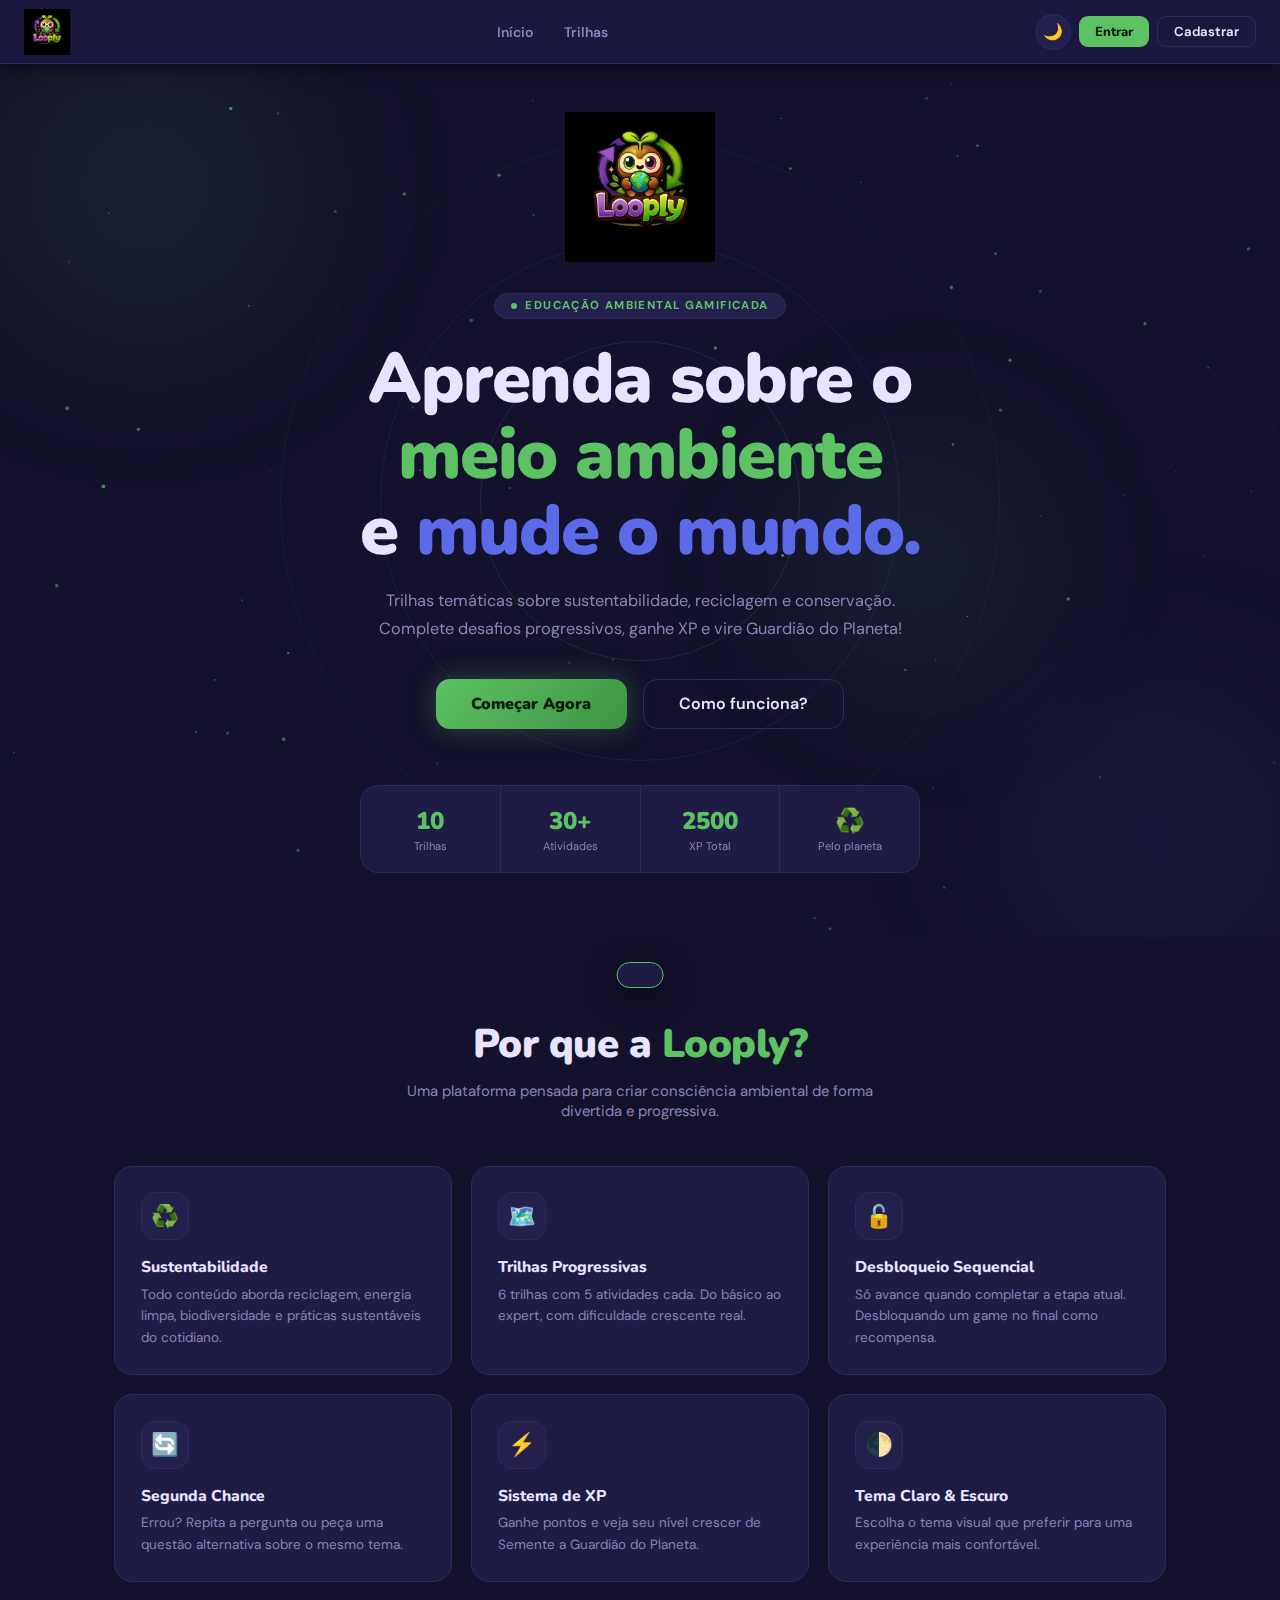
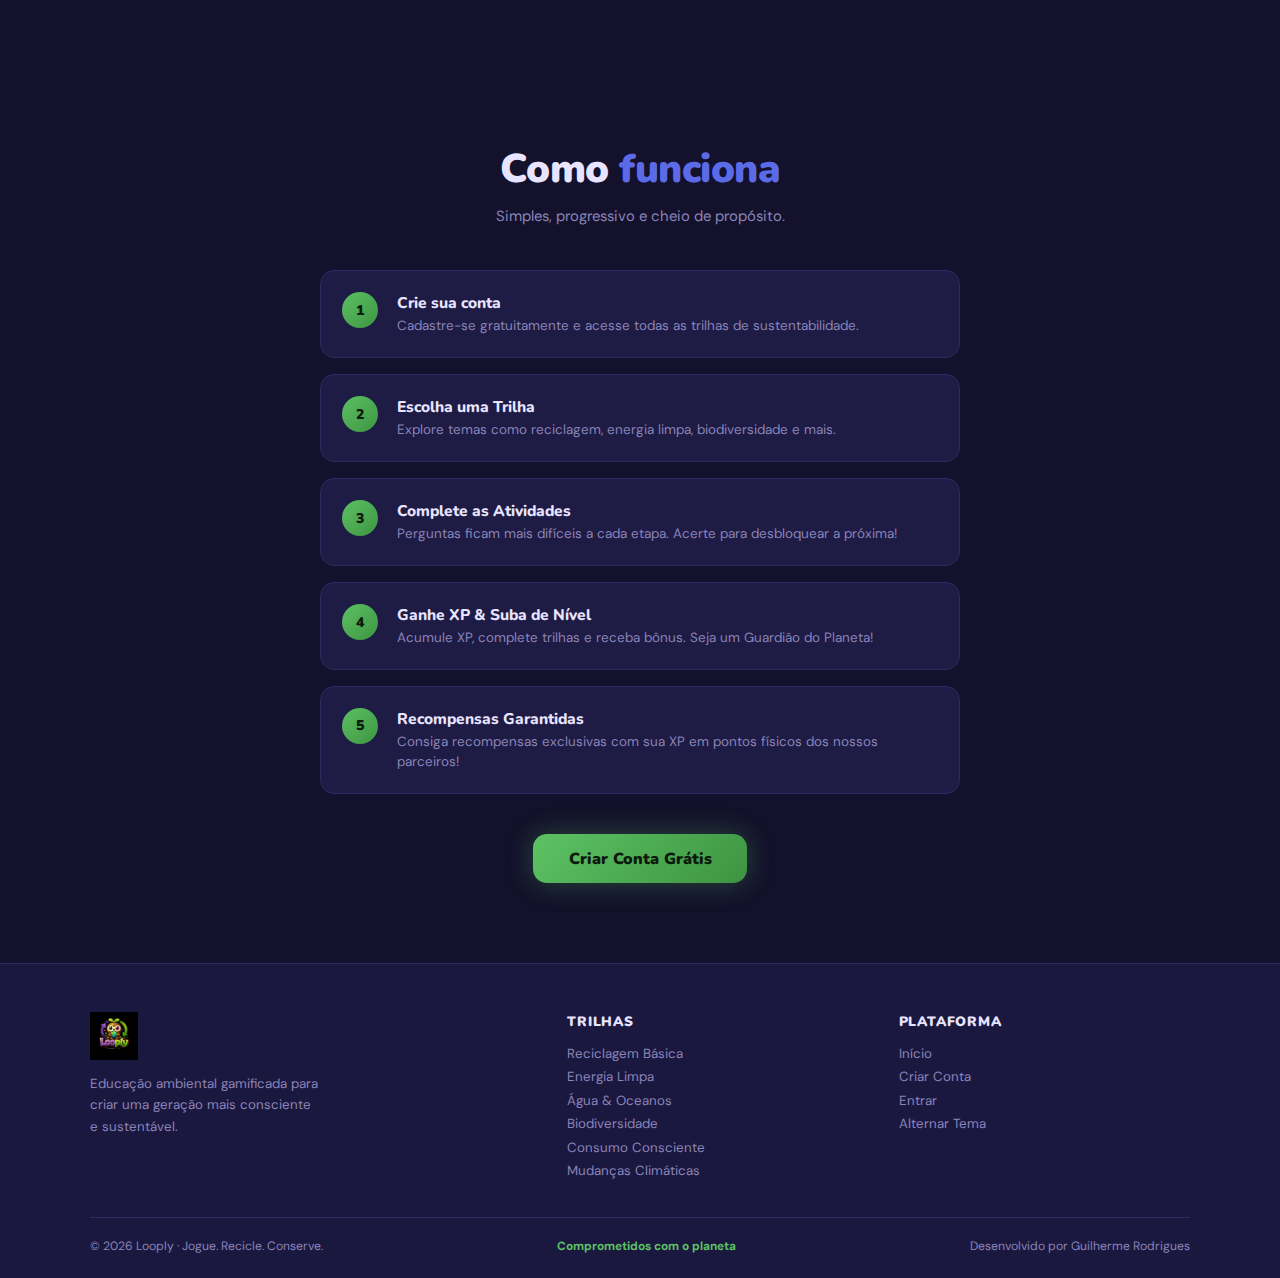
<file: looply/trilhas.html>
<!DOCTYPE html>
<html lang="pt-BR" data-theme="dark">
<head>
<meta charset="UTF-8">
<meta name="viewport" content="width=device-width, initial-scale=1.0">
<title>Trilhas — Looply</title>
<link rel="stylesheet" href="style.css">

</head>
<body>
<!-- NAV -->
<nav>
  <div class="nav-logo" onclick="goTo('landing')">
    <img class="logo-img" src="" alt="Looply">
  </div>
  <div class="nav-links">
    <button class="nav-link" id="nl-home" onclick="goTo('landing')">Início</button>
    <button class="nav-link" id="nl-trails" onclick="reqTrails()">Trilhas</button>
    <button class="nav-link" id="nl-profile" style="display:none" onclick="goTo('profile')">Meu Perfil</button>
  </div>
  <div class="nav-right">
    <div class="xp-badge" id="xp-badge" style="display:none">
      <div class="xp-dot"></div><span id="xp-disp">0 XP</span>
    </div>
    <button class="theme-btn" id="tbtn" onclick="toggleTheme()">🌙</button>
    <button class="btn-sm" id="btn-login" onclick="openAuth('login')">Entrar</button>
    <button class="btn-outline" id="btn-signup" onclick="openAuth('signup')">Cadastrar</button>
    <button class="btn-sm" id="btn-logout" style="display:none" onclick="logout()">Sair</button>
    <button class="hamburger" id="hbg" onclick="toggleMenu()"><span></span><span></span><span></span></button>
  </div>
</nav>

<!-- MOBILE MENU -->
<div class="mob-menu" id="mob-menu">
  <button class="nav-link" onclick="goTo('landing');closeMenu()">🏠 Início</button>
  <button class="nav-link" onclick="reqTrails();closeMenu()">🌿 Trilhas</button>
  <button class="nav-link" id="ml-profile" style="display:none" onclick="goTo('profile');closeMenu()">👤 Meu Perfil</button>
  <div class="mob-divider"></div>
  <div class="mob-btns" id="m-auth">
    <button class="btn-outline" onclick="openAuth('login');closeMenu()">Entrar</button>
    <button class="btn-sm" onclick="openAuth('signup');closeMenu()">Cadastrar</button>
  </div>
  <div class="mob-btns" id="m-user" style="display:none">
    <div class="xp-badge"><div class="xp-dot"></div><span id="m-xp">0 XP</span></div>
    <button class="btn-outline" onclick="logout()">Sair</button>
  </div>
</div>

<!-- AUTH OVERLAY -->
<div class="overlay" id="auth-ov">
  <div class="modal">
    <button class="modal-x" onclick="closeAuth()">✕</button>
    <div class="modal-logo"><img class="logo-img" src="" alt="Looply"></div>
    <div id="auth-content"></div>
  </div>
</div>

<!-- TOAST -->
<div class="toast" id="toast"></div>

<div class="pg-pad">
  <div class="pg-hdr">
    <h2>🌿 Trilhas de Conhecimento</h2>
    <p>Escolha uma trilha e inicie sua jornada sustentável.</p>
  </div>
  <div class="trails-grid" id="trails-grid"></div>
</div>

<script src="data.js"></script>
<script src="app.js"></script>
<script>
// Mark nav active
document.addEventListener('DOMContentLoaded', () => {
  const e = document.getElementById('nl-trails'); if(e) e.classList.add('active');
});

function renderTrails() {
  if (!currentUser) { goTo('landing'); return; }
  const s = getState();
  document.getElementById('trails-grid').innerHTML = trails.map(t => {
    const ts = s.trails[t.id] || {completed:[],xpEarned:0};
    const done = ts.completed.length;
    const pct = Math.round((done/5)*100);
    return `<div class="trail-card" onclick="openTrail('${t.id}')">
      <div class="t-tag">${t.tag}</div>
      <h3>${t.icon} ${t.title}</h3>
      <p>${t.desc}</p>
      <div class="t-pbar"><div class="t-pfill" style="width:${pct}%"></div></div>
      <div class="t-foot"><span>${done}/5 atividades · ${pct}%</span><span class="t-xp">+${t.totalXP} XP</span></div>
    </div>`;
  }).join('');
}

function openTrail(id) {
  goTo('trail-detail', id);
}

document.addEventListener('DOMContentLoaded', renderTrails);
</script>
</body></html>
</file>
<file: looply/style.css>
@import url('https://fonts.googleapis.com/css2?family=Nunito:wght@400;600;700;800;900&family=DM+Sans:wght@300;400;500&display=swap');

/* ─── THEME ─── */
[data-theme="dark"]{
  --bg:#13112b;--bg2:#1b1840;--bg3:#24204e;--card:#1e1b44;
  --border:#2d2a60;--text:#e8e4ff;--muted:#8a84b8;
  --shadow:rgba(0,0,0,.55);--inp:#24204e;--overlay:rgba(12,10,28,.92);
}
[data-theme="light"]{
  --bg:#f3f7f3;--bg2:#ffffff;--bg3:#e8f5e9;--card:#ffffff;
  --border:#c8e6c9;--text:#1a2e1a;--muted:#5a7a5a;
  --shadow:rgba(0,0,0,.10);--inp:#e8f5e9;--overlay:rgba(220,240,220,.95);
}
:root{
  --green:#5DC264;--glow:#5DC26450;--gdim:#5DC26428;--gdark:#3d9442;
  --blue:#5B6BE8;--bglow:#5B6BE850;--bdim:#5B6BE828;
  --amber:#f59e0b;--red:#ef4444;
}

/* ─── RESET & BASE ─── */
*{margin:0;padding:0;box-sizing:border-box;}
html{scroll-behavior:smooth;}
body{
  font-family:"DM Sans",sans-serif;background:var(--bg);color:var(--text);
  min-height:100vh;overflow-x:hidden;
  opacity:0;transform:translateY(16px);
  transition:opacity .4s cubic-bezier(.22,1,.36,1),transform .4s cubic-bezier(.22,1,.36,1),background .3s,color .3s;
}
body.ready{opacity:1;transform:none;}
body.exiting{opacity:0!important;transform:translateY(-10px)!important;transition:opacity .2s ease,transform .2s ease!important;}
::-webkit-scrollbar{width:5px;}
::-webkit-scrollbar-track{background:var(--bg2);}
::-webkit-scrollbar-thumb{background:var(--border);border-radius:3px;}

/* ─── NAV ─── */
nav{
  position:fixed;top:0;left:0;right:0;z-index:200;
  background:var(--bg2);backdrop-filter:blur(14px);
  border-bottom:1px solid var(--border);height:64px;
  padding:0 max(1.5rem,env(safe-area-inset-left));
  display:flex;align-items:center;justify-content:space-between;gap:1rem;
  box-shadow:0 2px 16px var(--shadow);transition:background .3s,border-color .3s;
}
.nav-logo{display:flex;align-items:center;cursor:pointer;flex-shrink:0;}
.nav-logo img{height:46px;width:auto;}
.nav-links{display:flex;align-items:center;gap:.25rem;flex:1;justify-content:center;}
.nav-link{
  color:var(--muted);cursor:pointer;font-size:.875rem;font-weight:600;
  padding:.4rem .85rem;border-radius:8px;transition:all .2s;white-space:nowrap;
  border:none;background:none;font-family:"DM Sans",sans-serif;
}
.nav-link:hover{color:var(--green);background:var(--gdim);}
.nav-link.active{color:var(--green);background:var(--gdim);}
.nav-right{display:flex;align-items:center;gap:.5rem;flex-shrink:0;}
.xp-badge{
  display:flex;align-items:center;gap:.4rem;background:var(--bg3);
  border:1px solid var(--gdim);border-radius:20px;padding:.3rem .9rem;
  font-size:.82rem;font-weight:700;color:var(--green);white-space:nowrap;
}
.xp-dot{width:7px;height:7px;border-radius:50%;background:var(--green);animation:pdot 2s infinite;}
@keyframes pdot{0%,100%{opacity:1;transform:scale(1)}50%{opacity:.5;transform:scale(.7)}}
.btn-sm{
  background:var(--green);color:#0c1a0c;border:none;border-radius:9px;
  padding:.4rem 1rem;font-family:"Nunito",sans-serif;font-weight:800;
  font-size:.82rem;cursor:pointer;transition:transform .15s,opacity .2s;white-space:nowrap;
}
.btn-sm:hover{opacity:.88;transform:translateY(-1px);}
.btn-outline{
  background:transparent;color:var(--text);border:1.5px solid var(--border);
  border-radius:9px;padding:.4rem 1rem;font-family:"DM Sans",sans-serif;
  font-weight:600;font-size:.82rem;cursor:pointer;
  transition:border-color .2s,color .2s,background .2s;white-space:nowrap;
}
.btn-outline:hover{border-color:var(--blue);color:var(--blue);background:var(--bdim);}
.theme-btn{
  width:36px;height:36px;border-radius:50%;background:var(--bg3);
  border:1.5px solid var(--border);display:flex;align-items:center;
  justify-content:center;cursor:pointer;font-size:1rem;
  transition:transform .25s,border-color .2s;flex-shrink:0;
}
.theme-btn:hover{border-color:var(--amber);transform:rotate(22deg);}
.hamburger{
  display:none;flex-direction:column;justify-content:center;gap:5px;
  cursor:pointer;background:none;border:none;width:36px;height:36px;flex-shrink:0;
}
.hamburger span{display:block;width:22px;height:2px;background:var(--text);border-radius:2px;margin:0 auto;transition:all .3s;}
.hamburger.open span:nth-child(1){transform:translateY(7px) rotate(45deg);}
.hamburger.open span:nth-child(2){opacity:0;transform:scaleX(0);}
.hamburger.open span:nth-child(3){transform:translateY(-7px) rotate(-45deg);}
.mob-menu{
  display:none;position:fixed;top:64px;left:0;right:0;z-index:199;
  background:var(--bg2);border-bottom:1px solid var(--border);
  flex-direction:column;align-items:center;gap:.25rem;
  padding:1rem;box-shadow:0 8px 24px var(--shadow);transition:background .3s;
}
.mob-menu.open{display:flex;}
.mob-menu .nav-link{width:100%;max-width:340px;text-align:center;font-size:.95rem;padding:.6rem;}
.mob-divider{width:100%;max-width:340px;height:1px;background:var(--border);margin:.3rem 0;}
.mob-btns{display:flex;gap:.6rem;justify-content:center;width:100%;max-width:340px;}
.mob-btns button{flex:1;}

/* ─── AUTH MODAL ─── */
.overlay{
  display:none;position:fixed;inset:0;z-index:300;
  background:var(--overlay);backdrop-filter:blur(10px);
  align-items:center;justify-content:center;padding:1rem;
}
.overlay.open{display:flex;}
.modal{
  background:var(--bg2);border:1px solid var(--border);border-radius:22px;
  max-width:440px;width:100%;padding:2rem;position:relative;
  animation:su .3s ease;box-shadow:0 24px 64px var(--shadow);
}
@keyframes su{from{transform:translateY(28px);opacity:0}to{transform:none;opacity:1}}
.modal-x{
  position:absolute;top:.9rem;right:.9rem;width:30px;height:30px;
  border-radius:50%;background:var(--bg3);border:1px solid var(--border);
  color:var(--muted);cursor:pointer;display:flex;align-items:center;
  justify-content:center;font-size:.85rem;transition:color .2s;
}
.modal-x:hover{color:var(--text);}
.modal-logo{text-align:center;margin-bottom:.9rem;}
.modal-logo img{height:62px;}
.modal h3{font-family:"Nunito",sans-serif;font-size:1.4rem;font-weight:900;text-align:center;margin-bottom:.25rem;}
.modal-sub{text-align:center;color:var(--muted);font-size:.86rem;margin-bottom:1.4rem;}
.fg{margin-bottom:.9rem;}
.fg label{display:block;font-size:.75rem;color:var(--muted);margin-bottom:.35rem;font-weight:700;text-transform:uppercase;letter-spacing:.06em;}
.fg input{
  width:100%;background:var(--inp);border:1.5px solid var(--border);
  border-radius:10px;padding:.7rem 1rem;color:var(--text);
  font-family:"DM Sans",sans-serif;font-size:.9rem;transition:border-color .2s;
}
.fg input:focus{outline:none;border-color:var(--green);}
.btn-full{
  width:100%;background:linear-gradient(135deg,var(--green),var(--gdark));
  color:#0c1a0c;border:none;border-radius:12px;padding:.8rem;
  font-family:"Nunito",sans-serif;font-weight:900;font-size:1rem;
  cursor:pointer;margin-top:.4rem;box-shadow:0 4px 16px var(--glow);
  transition:opacity .2s,transform .15s;
}
.btn-full:hover{opacity:.9;transform:translateY(-1px);}
.a-switch{text-align:center;margin-top:.9rem;font-size:.84rem;color:var(--muted);}
.a-switch span{color:var(--green);cursor:pointer;font-weight:700;}
.a-err{color:#ff5e5e;font-size:.78rem;margin-top:.3rem;display:none;}
.a-err.show{display:block;}

/* ─── TOAST ─── */
.toast{
  position:fixed;bottom:2rem;left:50%;transform:translateX(-50%) translateY(120px);
  background:var(--card);border:1.5px solid var(--green);border-radius:14px;
  padding:.75rem 1.4rem;color:var(--green);font-weight:700;font-size:.86rem;
  z-index:500;transition:transform .4s cubic-bezier(.22,1,.36,1);
  white-space:nowrap;box-shadow:0 8px 28px var(--shadow);
}
.toast.show{transform:translateX(-50%) translateY(0);}

/* ─── PAGE HEADERS ─── */
.pg-pad{padding-top:64px;min-height:100vh;}
.pg-hdr{max-width:1100px;margin:0 auto;padding:2.2rem 1.5rem 1rem;}
.pg-hdr h2{font-family:"Nunito",sans-serif;font-size:clamp(1.5rem,3vw,2.2rem);font-weight:900;letter-spacing:-.5px;margin-bottom:.25rem;}
.pg-hdr p{color:var(--muted);}
.back-btn{
  display:inline-flex;align-items:center;gap:.4rem;color:var(--muted);
  font-size:.83rem;cursor:pointer;border:none;background:none;
  font-family:"DM Sans",sans-serif;margin-bottom:1.2rem;transition:color .2s;padding:0;
}
.back-btn:hover{color:var(--green);}

/* ─── HERO (index) ─── */
#landing{padding-top:64px;}
.hero{
  min-height:calc(100vh - 64px);display:flex;flex-direction:column;
  align-items:center;justify-content:center;text-align:center;
  padding:3rem 1.5rem 4rem;position:relative;overflow:hidden;
}
canvas#ptc{position:absolute;inset:0;pointer-events:none;z-index:0;}
.hero-gfx{position:absolute;inset:0;pointer-events:none;z-index:0;overflow:hidden;}
.orb{position:absolute;border-radius:50%;filter:blur(80px);animation:orb-drift 12s ease-in-out infinite;}
.orb1{width:420px;height:420px;background:radial-gradient(var(--gdim),transparent 70%);top:-10%;left:-5%;}
.orb2{width:380px;height:380px;background:radial-gradient(var(--bdim),transparent 70%);bottom:-10%;right:-5%;animation-delay:4s;}
.orb3{width:300px;height:300px;background:radial-gradient(var(--gdim),transparent 70%);top:40%;left:60%;animation-delay:8s;}
@keyframes orb-drift{0%,100%{transform:translate(0,0)}25%{transform:translate(30px,-20px)}50%{transform:translate(-20px,30px)}75%{transform:translate(20px,15px)}}
.gring{position:absolute;border-radius:50%;border:1px solid;pointer-events:none;top:50%;left:50%;animation:gring 5s ease-in-out infinite;}
.gring1{width:320px;height:320px;border-color:var(--gdim);transform:translate(-50%,-50%);}
.gring2{width:520px;height:520px;border-color:var(--bdim);transform:translate(-50%,-50%);animation-delay:1.5s;}
.gring3{width:720px;height:720px;border-color:#5DC26412;transform:translate(-50%,-50%);animation-delay:3s;}
@keyframes gring{0%,100%{opacity:.4;scale:1}50%{opacity:.9;scale:1.04}}
.hero-content{position:relative;z-index:1;display:flex;flex-direction:column;align-items:center;}
.hero-logo-wrap{margin-bottom:1.6rem;}
.hero-logo-wrap img{height:150px;width:auto;animation:float 4s ease-in-out infinite;}
@keyframes float{0%,100%{transform:translateY(0)}50%{transform:translateY(-14px)}}
.eyebrow{
  display:inline-flex;align-items:center;gap:.5rem;
  background:var(--bg3);border:1px solid var(--border);
  border-radius:20px;padding:.28rem 1rem;margin-bottom:1.4rem;
  font-size:.72rem;color:var(--green);letter-spacing:.12em;text-transform:uppercase;font-weight:700;
}
.eyebrow .dot2{width:6px;height:6px;background:var(--green);border-radius:50%;}
h1{font-family:"Nunito",sans-serif;font-size:clamp(2.2rem,5.5vw,4.6rem);font-weight:900;line-height:1.08;letter-spacing:-1.5px;margin-bottom:1.1rem;}
h1 .g{color:var(--green);}
h1 .b{color:var(--blue);}
.hero-sub{max-width:530px;color:var(--muted);font-size:1.02rem;line-height:1.75;margin-bottom:2.2rem;}
.hero-ctas{display:flex;gap:1rem;flex-wrap:wrap;justify-content:center;margin-bottom:3.5rem;}
.btn-primary{
  background:linear-gradient(135deg,var(--green),var(--gdark));color:#0c1a0c;
  border:none;border-radius:14px;padding:.85rem 2.2rem;
  font-family:"Nunito",sans-serif;font-weight:900;font-size:1rem;
  cursor:pointer;box-shadow:0 0 28px var(--glow);transition:transform .2s,box-shadow .2s;
}
.btn-primary:hover{transform:translateY(-3px);box-shadow:0 0 50px var(--glow);}
.btn-secondary{
  background:transparent;color:var(--text);border:1.5px solid var(--border);
  border-radius:14px;padding:.85rem 2.2rem;font-family:"DM Sans",sans-serif;
  font-weight:600;font-size:1rem;cursor:pointer;transition:all .2s;
}
.btn-secondary:hover{border-color:var(--blue);color:var(--blue);background:var(--bdim);}
.stats-row{
  display:flex;justify-content:center;align-items:stretch;
  background:var(--card);border:1px solid var(--border);border-radius:18px;
  overflow:hidden;width:100%;max-width:600px;
}
.stat{flex:1;text-align:center;padding:1.2rem .8rem;border-right:1px solid var(--border);}
.stat:last-child{border-right:none;}
.stat-num{font-family:"Nunito",sans-serif;font-size:1.5rem;font-weight:900;color:var(--green);}
.stat-lbl{font-size:.7rem;color:var(--muted);margin-top:.12rem;white-space:nowrap;}

/* ─── SECTIONS (index) ─── */
.section{padding:5rem 1.5rem;max-width:1100px;margin:0 auto;}
.sec-hdr{text-align:center;margin-bottom:2.8rem;}
.sec-title{font-family:"Nunito",sans-serif;font-size:clamp(1.7rem,3.5vw,2.5rem);font-weight:900;letter-spacing:-.5px;margin-bottom:.6rem;}
.sec-sub{color:var(--muted);font-size:.93rem;max-width:500px;margin:0 auto;}
.feat-grid{display:grid;grid-template-columns:repeat(3,1fr);gap:1.2rem;}
.feat-card{
  background:var(--card);border:1px solid var(--border);border-radius:18px;
  padding:1.6rem;position:relative;overflow:hidden;
  transition:border-color .3s,transform .3s,box-shadow .3s;
}
.feat-card::before{content:"";position:absolute;top:0;left:0;right:0;height:3px;background:linear-gradient(90deg,var(--green),var(--blue));opacity:0;transition:opacity .3s;}
.feat-card:hover{border-color:var(--gdim);transform:translateY(-5px);box-shadow:0 14px 40px var(--shadow);}
.feat-card:hover::before{opacity:1;}
.feat-ic{width:48px;height:48px;border-radius:14px;background:var(--bg3);border:1px solid var(--border);display:flex;align-items:center;justify-content:center;font-size:1.4rem;margin-bottom:1rem;}
.feat-card h3{font-family:"Nunito",sans-serif;font-size:.98rem;font-weight:800;margin-bottom:.35rem;}
.feat-card p{color:var(--muted);font-size:.84rem;line-height:1.6;}
.how-wrap{display:flex;flex-direction:column;align-items:center;}
.steps{width:100%;max-width:640px;display:flex;flex-direction:column;gap:1rem;}
.step{
  display:flex;align-items:flex-start;gap:1.2rem;
  background:var(--card);border:1px solid var(--border);border-radius:14px;padding:1.3rem;
  transition:border-color .3s,transform .3s;
}
.step:hover{border-color:var(--gdim);transform:translateX(5px);}
.snum{
  min-width:36px;height:36px;background:linear-gradient(135deg,var(--green),var(--gdark));
  color:#0c1a0c;border-radius:50%;display:flex;align-items:center;justify-content:center;
  font-family:"Nunito",sans-serif;font-weight:900;font-size:.88rem;flex-shrink:0;
}
.step h4{font-family:"Nunito",sans-serif;font-size:.97rem;font-weight:800;margin-bottom:.2rem;}
.step p{color:var(--muted);font-size:.84rem;line-height:1.5;}
.how-cta{margin-top:2.5rem;}

/* ─── FOOTER ─── */
footer{background:var(--bg2);border-top:1px solid var(--border);padding:3rem 1.5rem 1.5rem;transition:background .3s;}
.ft-inner{max-width:1100px;margin:0 auto;}
.ft-top{display:grid;grid-template-columns:1.5fr 1fr 1fr;gap:2.5rem;margin-bottom:2rem;align-items:start;}
.ft-brand img{height:50px;margin-bottom:.8rem;display:block;}
.ft-brand p{color:var(--muted);font-size:.83rem;line-height:1.6;max-width:230px;}
.ft-col h4{font-family:"Nunito",sans-serif;font-weight:900;font-size:.85rem;margin-bottom:.85rem;text-transform:uppercase;letter-spacing:.06em;}
.ft-col a{display:block;color:var(--muted);font-size:.83rem;margin-bottom:.4rem;text-decoration:none;cursor:pointer;transition:color .2s;}
.ft-col a:hover{color:var(--green);}
.ft-bottom{border-top:1px solid var(--border);padding-top:1.2rem;display:flex;justify-content:space-between;align-items:center;flex-wrap:wrap;gap:.5rem;}
.ft-bottom p{color:var(--muted);font-size:.76rem;}
.eco-badge{display:flex;align-items:center;gap:.3rem;font-size:.74rem;color:var(--green);font-weight:700;}

/* ─── TRAILS PAGE ─── */
.trails-grid{max-width:1100px;margin:1.5rem auto 0;padding:0 1.5rem 4rem;display:grid;grid-template-columns:repeat(3,1fr);gap:1.3rem;}
.trail-card{
  background:var(--card);border:1px solid var(--border);border-radius:18px;
  padding:1.5rem;cursor:pointer;position:relative;overflow:hidden;
  transition:border-color .3s,transform .3s,box-shadow .3s;
}
.trail-card::after{content:"";position:absolute;inset:0;background:linear-gradient(135deg,var(--gdim),transparent);opacity:0;transition:opacity .3s;pointer-events:none;}
.trail-card:hover{border-color:var(--gdim);transform:translateY(-5px);box-shadow:0 12px 36px var(--shadow);}
.trail-card:hover::after{opacity:1;}
.t-tag{display:inline-block;background:var(--bg3);border:1px solid var(--border);border-radius:6px;padding:.1rem .5rem;font-size:.65rem;color:var(--muted);text-transform:uppercase;letter-spacing:.08em;margin-bottom:.8rem;}
.trail-card h3{font-family:"Nunito",sans-serif;font-size:1.08rem;font-weight:800;margin-bottom:.28rem;position:relative;z-index:1;}
.trail-card>p{color:var(--muted);font-size:.82rem;line-height:1.5;margin-bottom:1rem;position:relative;z-index:1;}
.t-pbar{height:5px;background:var(--bg3);border-radius:10px;margin-bottom:.5rem;overflow:hidden;position:relative;z-index:1;}
.t-pfill{height:100%;background:linear-gradient(90deg,var(--green),var(--blue));border-radius:10px;box-shadow:0 0 8px var(--glow);transition:width .8s ease;}
.t-foot{display:flex;justify-content:space-between;align-items:center;font-size:.74rem;color:var(--muted);position:relative;z-index:1;}
.t-xp{color:var(--green);font-weight:700;}

/* ─── TRAIL DETAIL ─── */
.td-hdr{max-width:820px;margin:0 auto;padding:2rem 1.5rem 0;}
.td-hdr h2{font-family:"Nunito",sans-serif;font-size:clamp(1.4rem,3vw,2rem);font-weight:900;letter-spacing:-.4px;margin-bottom:.3rem;}
.td-hdr>p{color:var(--muted);margin-bottom:1.2rem;}
.xp-chips{display:flex;gap:.65rem;flex-wrap:wrap;margin-bottom:1.8rem;}
.chip{display:flex;align-items:center;gap:.35rem;background:var(--bg3);border:1px solid var(--border);border-radius:8px;padding:.32rem .7rem;font-size:.77rem;}
.chip span:first-child{color:var(--muted);}
.chip span:last-child{color:var(--green);font-weight:700;}
.node-path{max-width:460px;margin:0 auto;padding:0 1.5rem 3rem;display:flex;flex-direction:column;align-items:center;}
.connector{width:2px;height:28px;border-left:2px dashed var(--border);margin:0;}
.connector.done{border-color:var(--green);}
.trail-node{display:flex;align-items:center;gap:1rem;width:100%;padding:.15rem 0;}
.ncircle{
  width:68px;height:68px;border-radius:50%;border:3px solid var(--border);
  background:var(--bg2);display:flex;align-items:center;justify-content:center;
  font-size:1.45rem;flex-shrink:0;position:relative;transition:border-color .3s,box-shadow .3s;
}
.trail-node.done .ncircle{border-color:var(--green);box-shadow:0 0 18px var(--glow);}
.trail-node.current .ncircle{border-color:var(--green);box-shadow:0 0 24px var(--glow);animation:pring 2.2s ease-in-out infinite;}
.trail-node.locked .ncircle{opacity:.38;}
@keyframes pring{0%,100%{box-shadow:0 0 18px var(--glow)}50%{box-shadow:0 0 42px var(--glow),0 0 70px var(--gdim)}}
.ncheck{position:absolute;bottom:-4px;right:-4px;width:20px;height:20px;border-radius:50%;background:var(--green);color:#0c1a0c;font-size:.58rem;display:flex;align-items:center;justify-content:center;font-weight:900;}
.diff-pip{position:absolute;top:-5px;left:-5px;font-size:.58rem;background:var(--amber);color:#0c1a0c;border-radius:6px;padding:.08rem .3rem;font-weight:900;white-space:nowrap;}
.diff-pip.hard{background:var(--red);color:#fff;}
.diff-pip.expert{background:#7c3aed;color:#fff;}
.ninfo{flex:1;min-width:0;}
.ninfo h4{font-family:"Nunito",sans-serif;font-size:.88rem;font-weight:800;margin-bottom:.15rem;}
.ninfo p{color:var(--muted);font-size:.74rem;overflow:hidden;text-overflow:ellipsis;white-space:nowrap;}
.nxp{font-size:.71rem;color:var(--green);font-weight:700;margin-top:.15rem;}
.nlocked{font-size:.71rem;color:var(--muted);margin-top:.15rem;}
.ndiff{font-size:.67rem;margin-top:.12rem;font-weight:700;}
.ndiff.easy{color:var(--green);}
.ndiff.med{color:var(--amber);}
.ndiff.hard,.ndiff.expert{color:var(--red);}
.nbtn{
  background:linear-gradient(135deg,var(--green),var(--gdark));color:#0c1a0c;
  border:none;border-radius:9px;padding:.38rem .85rem;
  font-family:"Nunito",sans-serif;font-size:.74rem;font-weight:800;
  cursor:pointer;transition:opacity .2s,transform .15s;white-space:nowrap;flex-shrink:0;
}
.nbtn:hover{opacity:.88;transform:translateY(-1px);}
.nbtn.dis{background:var(--bg3);color:var(--muted);cursor:not-allowed;transform:none;}

/* ─── ACTIVITY MODAL ─── */
.act-modal{
  background:var(--bg2);border:1px solid var(--border);border-radius:22px;
  max-width:550px;width:100%;padding:2rem;position:relative;
  animation:su .3s ease;max-height:92vh;overflow-y:auto;box-shadow:0 24px 64px var(--shadow);
}
.act-modal::-webkit-scrollbar{width:4px;}
.act-modal::-webkit-scrollbar-thumb{background:var(--border);}
.a-step{font-size:.7rem;color:var(--green);font-weight:800;margin-bottom:.65rem;letter-spacing:.12em;text-transform:uppercase;}
.diff-badge{display:inline-flex;align-items:center;gap:.3rem;padding:.18rem .6rem;border-radius:6px;font-size:.71rem;font-weight:800;margin-bottom:.65rem;}
.d-easy{background:#5DC26420;color:var(--green);border:1px solid var(--gdim);}
.d-med{background:#f59e0b20;color:var(--amber);border:1px solid #f59e0b44;}
.d-hard{background:#ef444420;color:var(--red);border:1px solid #ef444444;}
.d-expert{background:#7c3aed20;color:#9f7aea;border:1px solid #7c3aed44;}
.act-modal h3{font-family:"Nunito",sans-serif;font-size:1.2rem;font-weight:900;margin-bottom:.4rem;}
.act-desc{color:var(--muted);font-size:.85rem;line-height:1.65;margin-bottom:1.2rem;}
.quiz-q{font-weight:700;color:var(--text);margin-bottom:.75rem;font-size:.9rem;line-height:1.55;padding:.75rem;background:var(--bg3);border-radius:10px;border-left:3px solid var(--green);}
.quiz-opts{display:flex;flex-direction:column;gap:.5rem;margin-bottom:1.1rem;}
.qopt{
  display:flex;align-items:center;gap:.7rem;background:var(--bg3);
  border:1.5px solid var(--border);border-radius:11px;padding:.65rem .9rem;
  cursor:pointer;transition:all .2s;font-size:.86rem;
}
.qopt:hover{border-color:var(--gdim);background:var(--card);}
.qopt.correct{border-color:var(--green);background:#5DC26422;}
.qopt.wrong{border-color:var(--red);background:#ef444415;}
.oletter{
  width:26px;height:26px;border-radius:50%;background:var(--bg2);
  border:1.5px solid var(--border);display:flex;align-items:center;
  justify-content:center;font-size:.7rem;font-weight:800;flex-shrink:0;color:var(--muted);transition:all .2s;
}
.qopt.correct .oletter{background:var(--green);color:#0c1a0c;border-color:var(--green);}
.qopt.wrong .oletter{background:var(--red);color:#fff;border-color:var(--red);}
.mftr{display:flex;justify-content:space-between;align-items:center;gap:1rem;margin-top:.5rem;}
.m-xp-lbl{font-size:.78rem;color:var(--muted);white-space:nowrap;}
.m-xp-lbl strong{color:var(--green);}
.res-box{text-align:center;padding:.5rem 0;display:none;}
.res-box.show{display:block;}
.res-em{font-size:3rem;margin-bottom:.65rem;}
.res-box h4{font-family:"Nunito",sans-serif;font-size:1.12rem;font-weight:900;margin-bottom:.3rem;}
.res-box>p{color:var(--muted);font-size:.85rem;margin-bottom:1rem;}
.xp-earn{color:var(--green);font-size:1.4rem;font-weight:900;font-family:"Nunito",sans-serif;margin:.5rem 0;}
.res-acts{display:flex;gap:.65rem;justify-content:center;flex-wrap:wrap;margin-top:.8rem;}
.btn-retry{background:transparent;color:var(--text);border:1.5px solid var(--border);border-radius:10px;padding:.5rem 1.1rem;font-family:"Nunito",sans-serif;font-weight:800;font-size:.84rem;cursor:pointer;transition:border-color .2s,color .2s;}
.btn-retry:hover{border-color:var(--amber);color:var(--amber);}
.btn-newq{background:var(--blue);color:#fff;border:none;border-radius:10px;padding:.5rem 1.1rem;font-family:"Nunito",sans-serif;font-weight:800;font-size:.84rem;cursor:pointer;box-shadow:0 4px 12px var(--bglow);transition:opacity .2s,transform .15s;}
.btn-newq:hover{opacity:.88;transform:translateY(-1px);}
.btn-close-act{background:var(--green);color:#0c1a0c;border:none;border-radius:10px;padding:.5rem 1.2rem;font-family:"Nunito",sans-serif;font-weight:800;font-size:.84rem;cursor:pointer;transition:opacity .2s;}
.btn-close-act:hover{opacity:.88;}

/* ─── PROFILE ─── */
.prof-grid{max-width:900px;margin:1.8rem auto;padding:0 1.5rem 4rem;display:grid;grid-template-columns:270px 1fr;gap:1.3rem;align-items:start;}
.pcard{background:var(--card);border:1px solid var(--border);border-radius:18px;padding:1.5rem;}
.pavatar{width:80px;height:80px;border-radius:50%;background:linear-gradient(135deg,var(--green),var(--blue));display:flex;align-items:center;justify-content:center;font-size:2rem;margin:0 auto .85rem;border:3px solid var(--gdim);box-shadow:0 0 20px var(--glow);}
.pname{font-family:"Nunito",sans-serif;font-size:1.15rem;font-weight:900;text-align:center;}
.pemail{text-align:center;color:var(--muted);font-size:.78rem;margin-bottom:1.1rem;}
.pstat{display:flex;justify-content:space-between;align-items:center;padding:.5rem 0;border-bottom:1px solid var(--border);}
.pstat:last-of-type{border-bottom:none;}
.pstat-l{color:var(--muted);font-size:.81rem;}
.pstat-v{font-weight:700;font-size:.86rem;}
.pstat-v.g{color:var(--green);}
.plvlbar{margin-top:1rem;}
.plvlbar-lbl{display:flex;justify-content:space-between;font-size:.74rem;color:var(--muted);margin-bottom:.35rem;}
.plvlbar-track{height:6px;background:var(--bg3);border-radius:10px;overflow:hidden;}
.plvlbar-fill{height:100%;background:linear-gradient(90deg,var(--green),var(--blue));border-radius:10px;transition:width 1s ease;}
.pti{background:var(--bg3);border:1px solid var(--border);border-radius:12px;padding:.9rem 1.1rem;margin-bottom:.65rem;transition:border-color .2s;}
.pti:hover{border-color:var(--gdim);}
.pti-h {display: flex; justify-content: space-between; align-items: flex-start; gap: 0.5rem; margin-bottom: 0.45rem;}
.pti-n {font-weight: 700; font-size: 0.86rem; line-height: 1.3; word-break: break-word; }
.pti-x {font-size: 0.74rem; color: var(--green); font-weight: 700; white-space: nowrap; flex-shrink: 0; margin-top: 0.1rem; }
.pti-b{height:4px;background:var(--bg2);border-radius:10px;overflow:hidden;}
.pti-bf{height:100%;background:linear-gradient(90deg,var(--green),var(--blue));border-radius:10px;}

/* ─── RESPONSIVE ─── */
@media(max-width:1024px){
  .feat-grid{grid-template-columns:repeat(2,1fr);}
  .trails-grid{grid-template-columns:repeat(2,1fr);}
  .ft-top{grid-template-columns:1fr 1fr;}
  .ft-brand{grid-column:1/-1;}
  .prof-grid{grid-template-columns:1fr;}
}
@media(max-width:768px){
  .nav-links{display:none;}
  .hamburger{display:flex;}
  nav .btn-sm, nav .btn-outline{display:none;}
  .feat-grid,.trails-grid{grid-template-columns:1fr;}
  .ft-top{grid-template-columns:1fr;}
  .prof-grid{grid-template-columns:1fr;}
  .gring1,.gring2,.gring3{display:none;}
  .stats-row{flex-wrap:wrap;}
  .stat{min-width:44%;border-right:none;border-bottom:1px solid var(--border);}
  .stat:nth-child(2n){border-right:1px solid var(--border);}
  .stat:nth-last-child(-n+2){border-bottom:none;}
}
@media(max-width:480px){
  nav{padding:0 1rem;}
  .nav-logo img{height:38px;}
  .hero-logo-wrap img{height:115px;}
  .hero-ctas{flex-direction:column;align-items:center;width:100%;}
  .hero-ctas button{width:100%;max-width:300px;}
  .modal,.act-modal{padding:1.4rem;}
  .res-acts{flex-direction:column;align-items:stretch;}
  .res-acts button{width:100%;}
  h1{letter-spacing:-.8px;}
}
</file>
